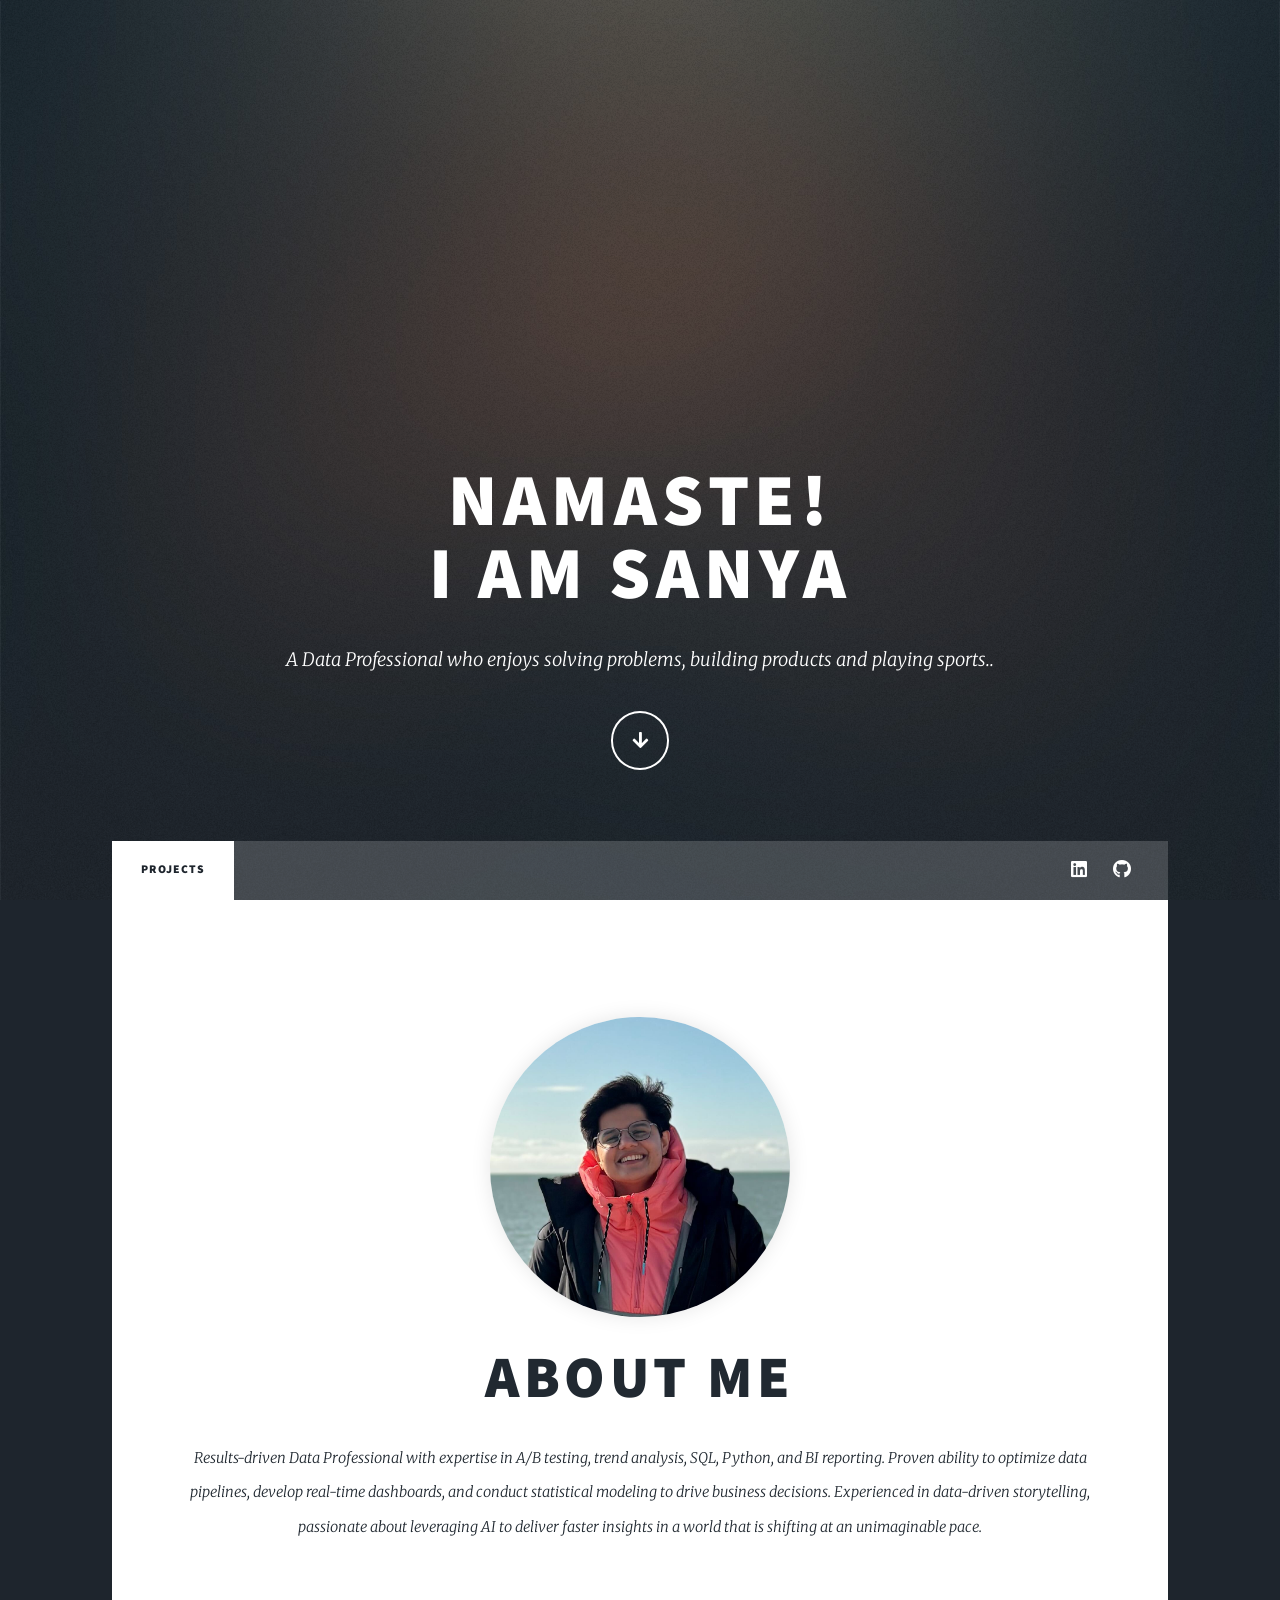
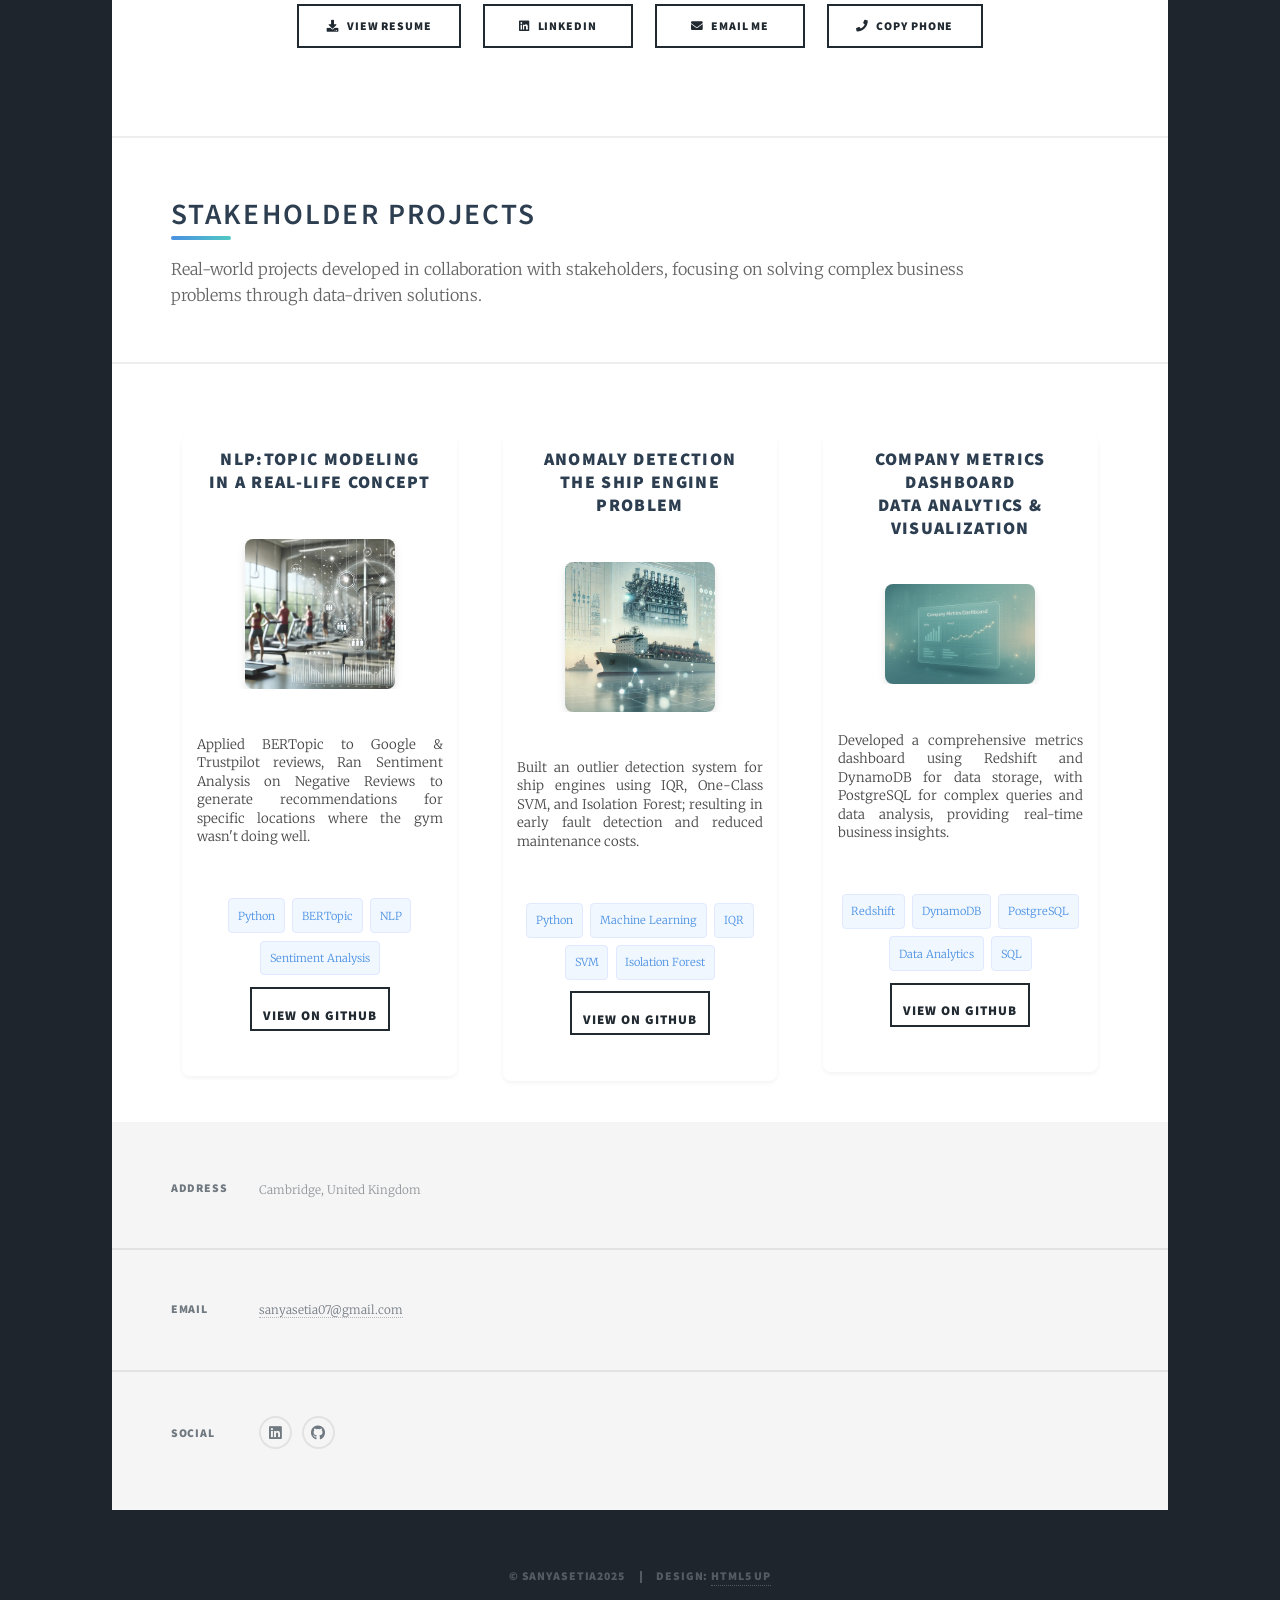
<file: index.html>
<!DOCTYPE HTML>
<!--
	Massively by HTML5 UP
	html5up.net | @ajlkn
	Free for personal and commercial use under the CCA 3.0 license (html5up.net/license)
-->
<html>
	<head>
		<title>Sanya Setia</title>
		<meta charset="utf-8" />
		<meta name="viewport" content="width=device-width, initial-scale=1, user-scalable=no" />
		<link rel="stylesheet" href="assets/css/main.css" />
		<noscript><link rel="stylesheet" href="assets/css/noscript.css" /></noscript>
		<style>
			.circular-image {
				border-radius: 50%;
				width: 300px;
				height: 300px;
				object-fit: cover;
				margin: 2em auto;
				display: block;
				box-shadow: 0 0 20px rgba(0,0,0,0.1);
			}
			.profile-image-container {
				text-align: center;
				margin: 2em 0;
			}
			.project-thumbnail {
				width: 100%;
				max-width: 150px;
				height: auto;
				border-radius: 8px;
				box-shadow: 0 4px 8px rgba(0,0,0,0.1);
				transition: transform 0.3s ease, box-shadow 0.3s ease;
				margin: 0 auto;
				display: block;
			}
			.project-thumbnail:hover {
				transform: scale(1.02);
				box-shadow: 0 6px 12px rgba(0,0,0,0.15);
			}
			.project-card {
				padding: 1em;
				background: #ffffff;
				border-radius: 8px;
				box-shadow: 0 2px 4px rgba(0,0,0,0.05);
				margin: 0.8em;
				text-align: center;
				height: 100%;
				display: flex;
				flex-direction: column;
				flex: 1 1 250px;
				max-width: 280px;
				transition: all 0.3s ease;
				position: relative;
				overflow: hidden;
			}
			.project-card:hover {
				transform: translateY(-5px);
				box-shadow: 0 8px 20px rgba(0,0,0,0.1);
			}
			.project-card:before {
				content: '';
				position: absolute;
				top: 0;
				left: 0;
				width: 100%;
				height: 4px;
				background: linear-gradient(90deg, #4a90e2, #50c9c3);
				transform: scaleX(0);
				transform-origin: left;
				transition: transform 0.3s ease;
			}
			.project-card:hover:before {
				transform: scaleX(1);
			}
			.section-header {
				text-align: left;
				margin: 2em 0 1em 2em;
				padding: 0;
				position: relative;
			}
			.section-header h2 {
				font-size: 2em;
				margin-bottom: 0.5em;
				color: #2c3e50;
				position: relative;
				display: inline-block;
				font-weight: 600;
			}
			.section-header h2:after {
				content: '';
				position: absolute;
				left: 0;
				bottom: -0.2em;
				width: 60px;
				height: 4px;
				background: linear-gradient(90deg, #4a90e2, #50c9c3);
				border-radius: 2px;
				transform-origin: left;
				animation: underlineGrow 0.5s ease forwards;
			}
			@keyframes underlineGrow {
				from { transform: scaleX(0); }
				to { transform: scaleX(1); }
			}
			.section-description {
				font-size: 1.1em;
				color: #555;
				margin: 0.5em 0 1.5em 0;
				max-width: 800px;
				line-height: 1.6;
				opacity: 0.9;
			}
			.projects-grid {
				display: flex;
				flex-wrap: wrap;
				justify-content: flex-start;
				gap: 1.5em;
				padding: 0 2em;
				margin-top: 0;
			}
			.project-content {
				flex-grow: 1;
				display: flex;
				flex-direction: column;
				justify-content: space-between;
			}
			.project-description {
				margin: 0.8em 0;
				font-size: 0.9em;
				line-height: 1.4;
				color: #444;
			}
			.project-card header h2 {
				font-size: 1.2em;
				margin-bottom: 0.4em;
				color: #2c3e50;
			}
			.project-card .button {
				padding: 0.5em 1em;
				font-size: 0.9em;
				background: none;
				color: inherit;
				border-radius: 0;
				transition: all 0.3s ease;
			}
			.project-card .button:hover {
				background: none;
				transform: translateY(-2px);
			}
			.tech-stack {
				display: flex;
				flex-wrap: wrap;
				justify-content: center;
				gap: 0.5em;
				margin: 0.8em 0;
			}
			.tech-tag {
				background: #f0f7ff;
				padding: 0.3em 0.8em;
				border-radius: 4px;
				font-size: 0.75em;
				color: #4a90e2;
				border: 1px solid #e0e9ff;
				transition: all 0.2s ease;
			}
			.tech-tag:hover {
				background: #e0e9ff;
				transform: translateY(-1px);
			}
			.button-container {
				display: flex;
				justify-content: center;
				gap: 1.5em;
				margin: 2em 0;
			}
			.button-container .button {
				min-width: 150px;
				text-align: center;
			}
		</style>
	</head>
	<body class="is-preload">

		<!-- Wrapper -->
			<div id="wrapper" class="fade-in">

				<!-- Intro -->
					<div id="intro">
						<h1>Namaste!<br />
						I am Sanya</h1>
						<p>A Data Professional who enjoys solving problems, building products and playing sports.</a>.</p>
						<ul class="actions">
							<li><a href="#header" class="button icon solid solo fa-arrow-down scrolly">Continue</a></li>
						</ul>
					</div>

				<!-- Header -->
					<header id="header">
						<a href="index.html" class="logo">Home</a>
					</header>

				<!-- Nav -->
					<nav id="nav">
						<ul class="links">
							<li class="active"><a href="index.html">Projects</a></li>
						</ul>
						<ul class="icons">
							<li><a href="https://www.linkedin.com/in/sanya-setia/" class="icon brands fa-linkedin"><span class="label">Linkedin</span></a></li>
							<li><a href="https://github.com/sanya-setia" class="icon brands fa-github"><span class="label">GitHub</span></a></li>
						</ul>
					</nav>

				<!-- Main -->
					<div id="main">

						<!-- Featured Post -->
							<article class="post featured">
								<div class="profile-image-container">
									<img src="images/pic01.jpg" alt="Sanya's profile picture" class="circular-image" />
								</div>
								<header class="major">
									<h2><a href="#">About Me<br />
									</a></h2>
									<p>Results-driven Data Professional with expertise in A/B testing, trend analysis, SQL, Python, and BI reporting. Proven ability to optimize data pipelines, develop real-time dashboards, and conduct statistical modeling to drive business decisions. Experienced in data-driven storytelling, passionate about leveraging AI to deliver faster insights in a world that is shifting at an unimaginable pace.</p>
								</header>
								<div class="button-container">
									<a href="assets/resume/Sanya_Setia_Resume.pdf" class="button icon solid fa-download" target="_blank">View Resume</a>
									<a href="https://www.linkedin.com/in/sanya-setia/" class="button icon brands fa-linkedin" target="_blank">LinkedIn</a>
									<a href="mailto:sanyasetia07@gmail.com" class="button icon solid fa-envelope">Email Me</a>
									<button onclick="copyPhoneNumber()" class="button icon solid fa-phone" title="Click to copy phone number">Copy Phone</button>
								</div>
								<script>
									function copyPhoneNumber() {
										const phoneNumber = '+447826988866';
										navigator.clipboard.writeText(phoneNumber).then(() => {
											const button = document.querySelector('button[title="Click to copy phone number"]');
											const originalText = button.innerHTML;
											button.innerHTML = 'Copied!';
											setTimeout(() => {
												button.innerHTML = originalText;
											}, 2000);
										});
									}
								</script>
							</article>

						<!-- Posts -->
							<div class="section-header">
								<h2>Stakeholder Projects</h2>
								<div class="section-description">
									Real-world projects developed in collaboration with stakeholders, focusing on solving complex business problems through data-driven solutions.
								</div>
							</div>
							<section id="projects" class="projects-grid">
								<article class="project-card">
									<div class="project-content">
										<header>
											<h2><a href="#">NLP:Topic Modeling <br />
											In a real-life concept</a></h2>
										</header>
										<a href="#" class="image fit"><img src="images/pic02.jpg" alt="NLP Topic Modeling Project" class="project-thumbnail" /></a>
										<div class="project-description">
											<p>Applied BERTopic to Google & Trustpilot reviews, Ran Sentiment Analysis on Negative Reviews to generate recommendations for specific locations where the gym wasn't doing well.</p>
										</div>
										<div class="tech-stack">
											<span class="tech-tag">Python</span>
											<span class="tech-tag">BERTopic</span>
											<span class="tech-tag">NLP</span>
											<span class="tech-tag">Sentiment Analysis</span>
										</div>
										<ul class="actions special">
											<li><a href="https://github.com/sanya-setia/topic-project" class="button">View on GitHub</a></li>
										</ul>
									</div>
								</article>
								<article class="project-card">
									<div class="project-content">
										<header>
											<h2><a href="#">Anomaly Detection<br />
											The Ship Engine Problem</a></h2>
										</header>
										<a href="#" class="image fit"><img src="images/pic03.jpg" alt="Anomaly Detection Project" class="project-thumbnail" /></a>
										<div class="project-description">
											<p>Built an outlier detection system for ship engines using IQR, One-Class SVM, and Isolation Forest; resulting in early fault detection and reduced maintenance costs.</p>
										</div>
										<div class="tech-stack">
											<span class="tech-tag">Python</span>
											<span class="tech-tag">Machine Learning</span>
											<span class="tech-tag">IQR</span>
											<span class="tech-tag">SVM</span>
											<span class="tech-tag">Isolation Forest</span>
										</div>
										<ul class="actions special">
											<li><a href="https://github.com/sanya-setia" class="button">View on GitHub</a></li>
										</ul>
									</div>
								</article>
								<article class="project-card">
									<div class="project-content">
										<header>
											<h2><a href="#">Company Metrics Dashboard<br />
											Data Analytics & Visualization</a></h2>
										</header>
										<a href="#" class="image fit"><img src="images/company-metrics-dashboard.png" alt="Company Metrics Dashboard showing KPIs and trends" class="project-thumbnail" /></a>
										<div class="project-description">
											<p>Developed a comprehensive metrics dashboard using Redshift and DynamoDB for data storage, with PostgreSQL for complex queries and data analysis, providing real-time business insights.</p>
										</div>
										<div class="tech-stack">
											<span class="tech-tag">Redshift</span>
											<span class="tech-tag">DynamoDB</span>
											<span class="tech-tag">PostgreSQL</span>
											<span class="tech-tag">Data Analytics</span>
											<span class="tech-tag">SQL</span>
										</div>
										<ul class="actions special">
											<li><a href="https://github.com/sanya-setia/company-metrics-dashboard" class="button" target="_blank">View on GitHub</a></li>
										</ul>
									</div>
								</article>
							</section>

						<!-- Footer -->


					</div>

				<!-- Footer -->
					<footer id="footer">
						<section class="split contact">
							<section class="alt">
								<h3>Address</h3>
								<p>Cambridge, United Kingdom</p>
							</section>
							<section>
								<h3>Email</h3>
								<p><a href="#">sanyasetia07@gmail.com</a></p>
							</section>
							<section>
								<h3>Social</h3>
								<ul class="icons alt">
									<li><a href="https://www.linkedin.com/in/sanya-setia/" class="icon brands alt fa-linkedin"><span class="label">Linkedin</span></a></li>
									<li><a href="https://github.com/sanya-setia" class="icon brands alt fa-github"><span class="label">GitHub</span></a></li>
								</ul>
							</section>
						</section>
					</footer>

				<!-- Copyright -->
					<div id="copyright">
						<ul><li>&copy; sanyasetia2025</li><li>Design: <a href="https://html5up.net">HTML5 UP</a></li></ul>
					</div>

			</div>

		<!-- Scripts -->
			<script src="assets/js/jquery.min.js"></script>
			<script src="assets/js/jquery.scrollex.min.js"></script>
			<script src="assets/js/jquery.scrolly.min.js"></script>
			<script src="assets/js/browser.min.js"></script>
			<script src="assets/js/breakpoints.min.js"></script>
			<script src="assets/js/util.js"></script>
			<script src="assets/js/main.js"></script>

	</body>
</html>
</file>
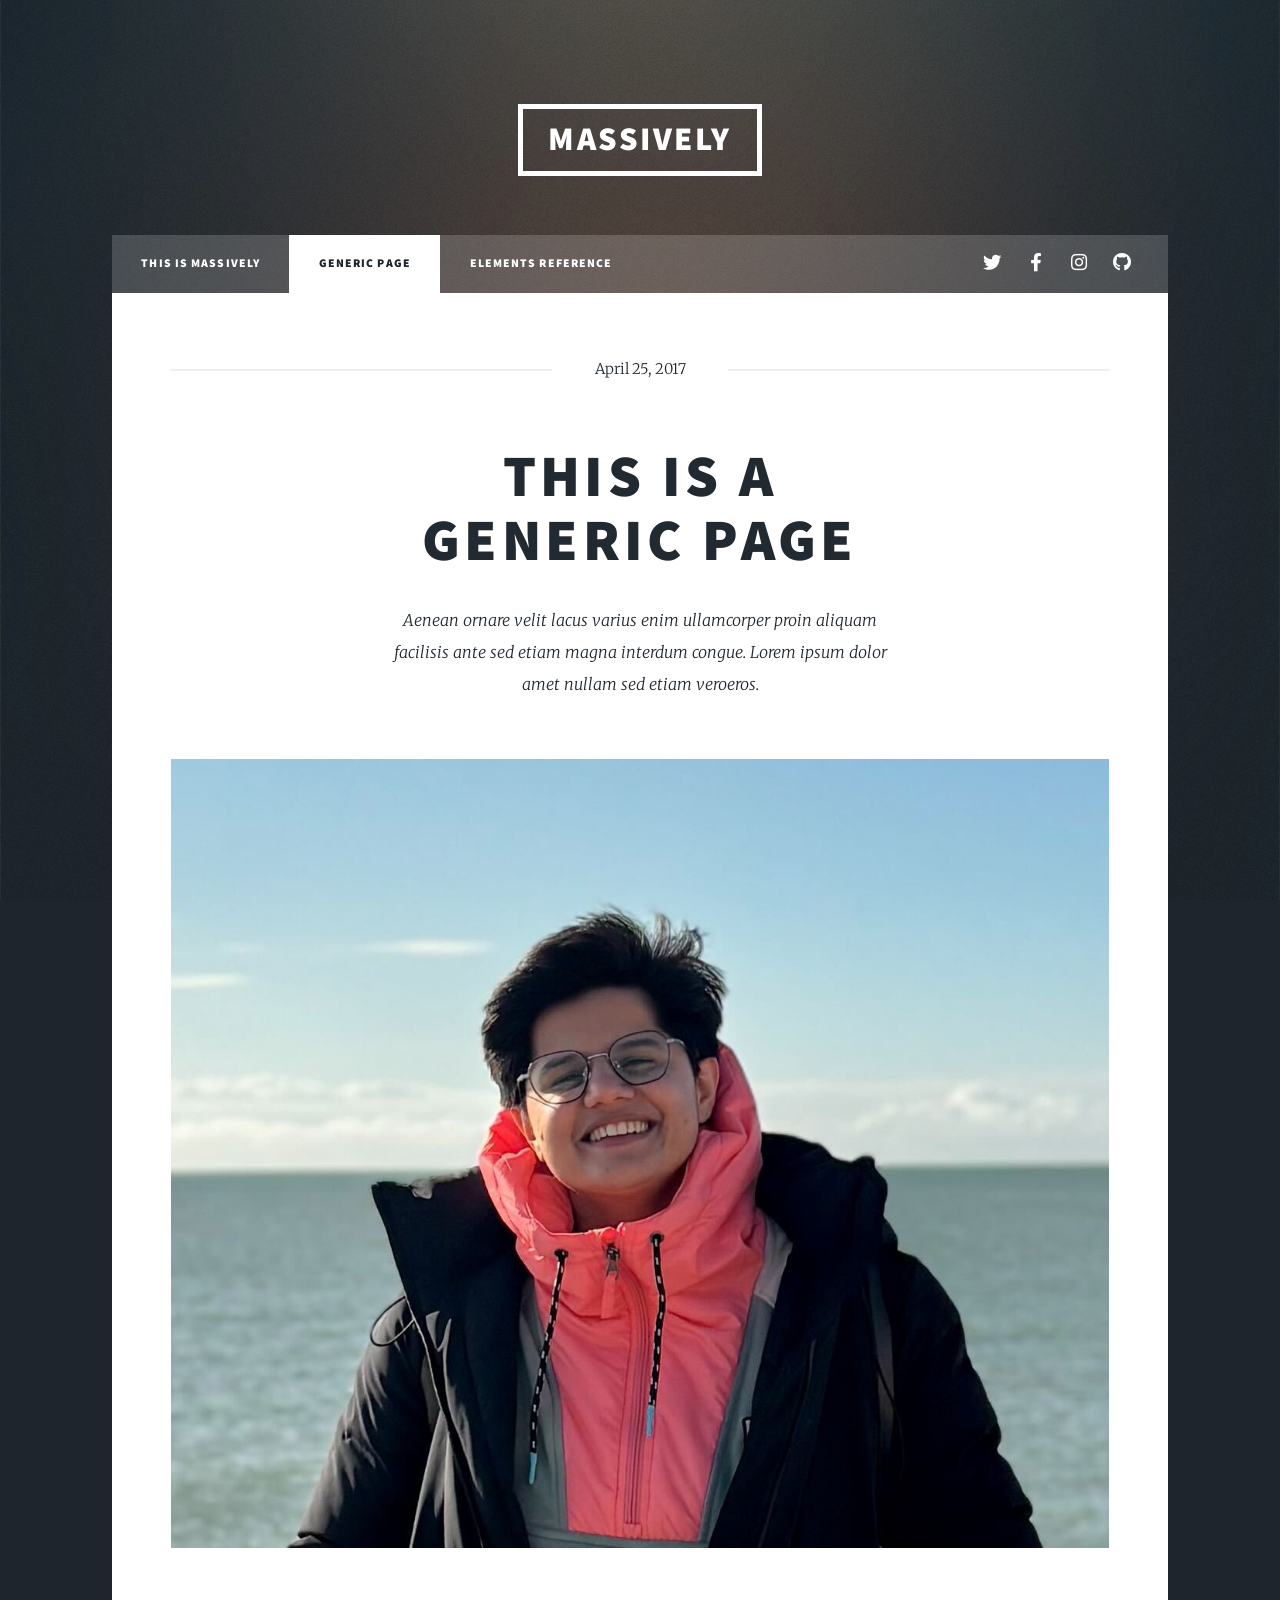
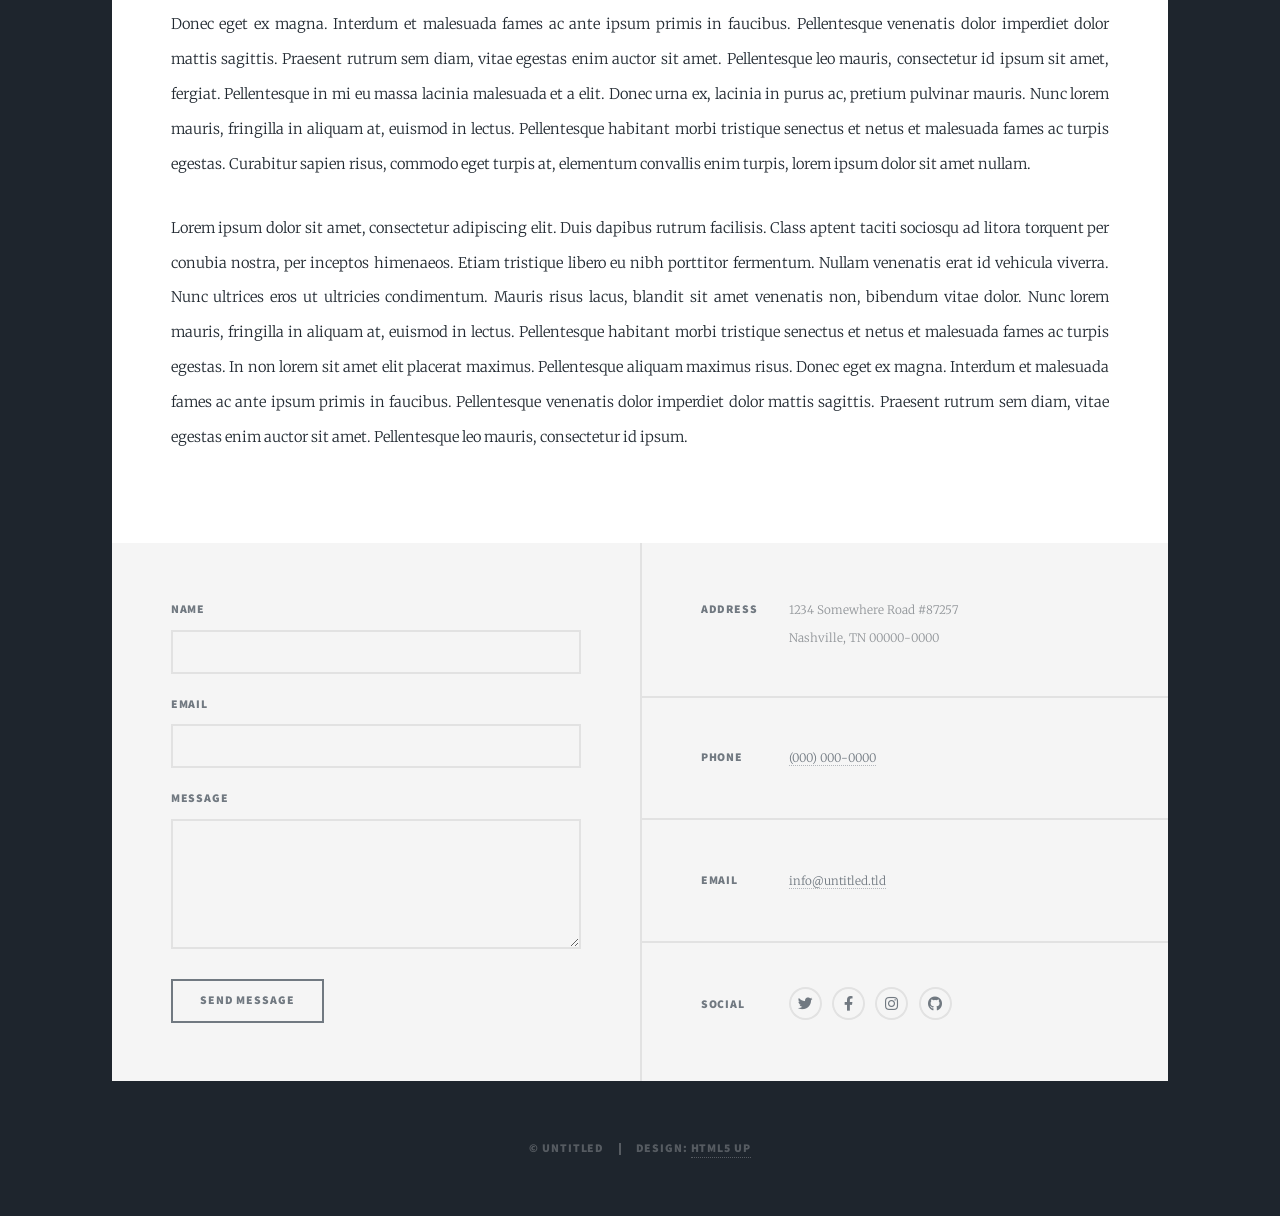
<file: generic copy.html>
<!DOCTYPE HTML>
<!--
	Massively by HTML5 UP
	html5up.net | @ajlkn
	Free for personal and commercial use under the CCA 3.0 license (html5up.net/license)
-->
<html>
	<head>
		<title>Generic Page - Massively by HTML5 UP</title>
		<meta charset="utf-8" />
		<meta name="viewport" content="width=device-width, initial-scale=1, user-scalable=no" />
		<link rel="stylesheet" href="assets/css/main.css" />
		<noscript><link rel="stylesheet" href="assets/css/noscript.css" /></noscript>
	</head>
	<body class="is-preload">

		<!-- Wrapper -->
			<div id="wrapper">

				<!-- Header -->
					<header id="header">
						<a href="index.html" class="logo">Massively</a>
					</header>

				<!-- Nav -->
					<nav id="nav">
						<ul class="links">
							<li><a href="index.html">This is Massively</a></li>
							<li class="active"><a href="generic.html">Generic Page</a></li>
							<li><a href="elements.html">Elements Reference</a></li>
						</ul>
						<ul class="icons">
							<li><a href="#" class="icon brands fa-twitter"><span class="label">Twitter</span></a></li>
							<li><a href="#" class="icon brands fa-facebook-f"><span class="label">Facebook</span></a></li>
							<li><a href="#" class="icon brands fa-instagram"><span class="label">Instagram</span></a></li>
							<li><a href="#" class="icon brands fa-github"><span class="label">GitHub</span></a></li>
						</ul>
					</nav>

				<!-- Main -->
					<div id="main">

						<!-- Post -->
							<section class="post">
								<header class="major">
									<span class="date">April 25, 2017</span>
									<h1>This is a<br />
									Generic Page</h1>
									<p>Aenean ornare velit lacus varius enim ullamcorper proin aliquam<br />
									facilisis ante sed etiam magna interdum congue. Lorem ipsum dolor<br />
									amet nullam sed etiam veroeros.</p>
								</header>
								<div class="image main"><img src="images/pic01.jpg" alt="" /></div>
								<p>Donec eget ex magna. Interdum et malesuada fames ac ante ipsum primis in faucibus. Pellentesque venenatis dolor imperdiet dolor mattis sagittis. Praesent rutrum sem diam, vitae egestas enim auctor sit amet. Pellentesque leo mauris, consectetur id ipsum sit amet, fergiat. Pellentesque in mi eu massa lacinia malesuada et a elit. Donec urna ex, lacinia in purus ac, pretium pulvinar mauris. Nunc lorem mauris, fringilla in aliquam at, euismod in lectus. Pellentesque habitant morbi tristique senectus et netus et malesuada fames ac turpis egestas. Curabitur sapien risus, commodo eget turpis at, elementum convallis enim turpis, lorem ipsum dolor sit amet nullam.</p>
								<p>Lorem ipsum dolor sit amet, consectetur adipiscing elit. Duis dapibus rutrum facilisis. Class aptent taciti sociosqu ad litora torquent per conubia nostra, per inceptos himenaeos. Etiam tristique libero eu nibh porttitor fermentum. Nullam venenatis erat id vehicula viverra. Nunc ultrices eros ut ultricies condimentum. Mauris risus lacus, blandit sit amet venenatis non, bibendum vitae dolor. Nunc lorem mauris, fringilla in aliquam at, euismod in lectus. Pellentesque habitant morbi tristique senectus et netus et malesuada fames ac turpis egestas. In non lorem sit amet elit placerat maximus. Pellentesque aliquam maximus risus. Donec eget ex magna. Interdum et malesuada fames ac ante ipsum primis in faucibus. Pellentesque venenatis dolor imperdiet dolor mattis sagittis. Praesent rutrum sem diam, vitae egestas enim auctor sit amet. Pellentesque leo mauris, consectetur id ipsum.</p>
							</section>

					</div>

				<!-- Footer -->
					<footer id="footer">
						<section>
							<form method="post" action="#">
								<div class="fields">
									<div class="field">
										<label for="name">Name</label>
										<input type="text" name="name" id="name" />
									</div>
									<div class="field">
										<label for="email">Email</label>
										<input type="text" name="email" id="email" />
									</div>
									<div class="field">
										<label for="message">Message</label>
										<textarea name="message" id="message" rows="3"></textarea>
									</div>
								</div>
								<ul class="actions">
									<li><input type="submit" value="Send Message" /></li>
								</ul>
							</form>
						</section>
						<section class="split contact">
							<section class="alt">
								<h3>Address</h3>
								<p>1234 Somewhere Road #87257<br />
								Nashville, TN 00000-0000</p>
							</section>
							<section>
								<h3>Phone</h3>
								<p><a href="#">(000) 000-0000</a></p>
							</section>
							<section>
								<h3>Email</h3>
								<p><a href="#">info@untitled.tld</a></p>
							</section>
							<section>
								<h3>Social</h3>
								<ul class="icons alt">
									<li><a href="#" class="icon brands alt fa-twitter"><span class="label">Twitter</span></a></li>
									<li><a href="#" class="icon brands alt fa-facebook-f"><span class="label">Facebook</span></a></li>
									<li><a href="#" class="icon brands alt fa-instagram"><span class="label">Instagram</span></a></li>
									<li><a href="#" class="icon brands alt fa-github"><span class="label">GitHub</span></a></li>
								</ul>
							</section>
						</section>
					</footer>

				<!-- Copyright -->
					<div id="copyright">
						<ul><li>&copy; Untitled</li><li>Design: <a href="https://html5up.net">HTML5 UP</a></li></ul>
					</div>

			</div>

		<!-- Scripts -->
			<script src="assets/js/jquery.min.js"></script>
			<script src="assets/js/jquery.scrollex.min.js"></script>
			<script src="assets/js/jquery.scrolly.min.js"></script>
			<script src="assets/js/browser.min.js"></script>
			<script src="assets/js/breakpoints.min.js"></script>
			<script src="assets/js/util.js"></script>
			<script src="assets/js/main.js"></script>

	</body>
</html>
</file>
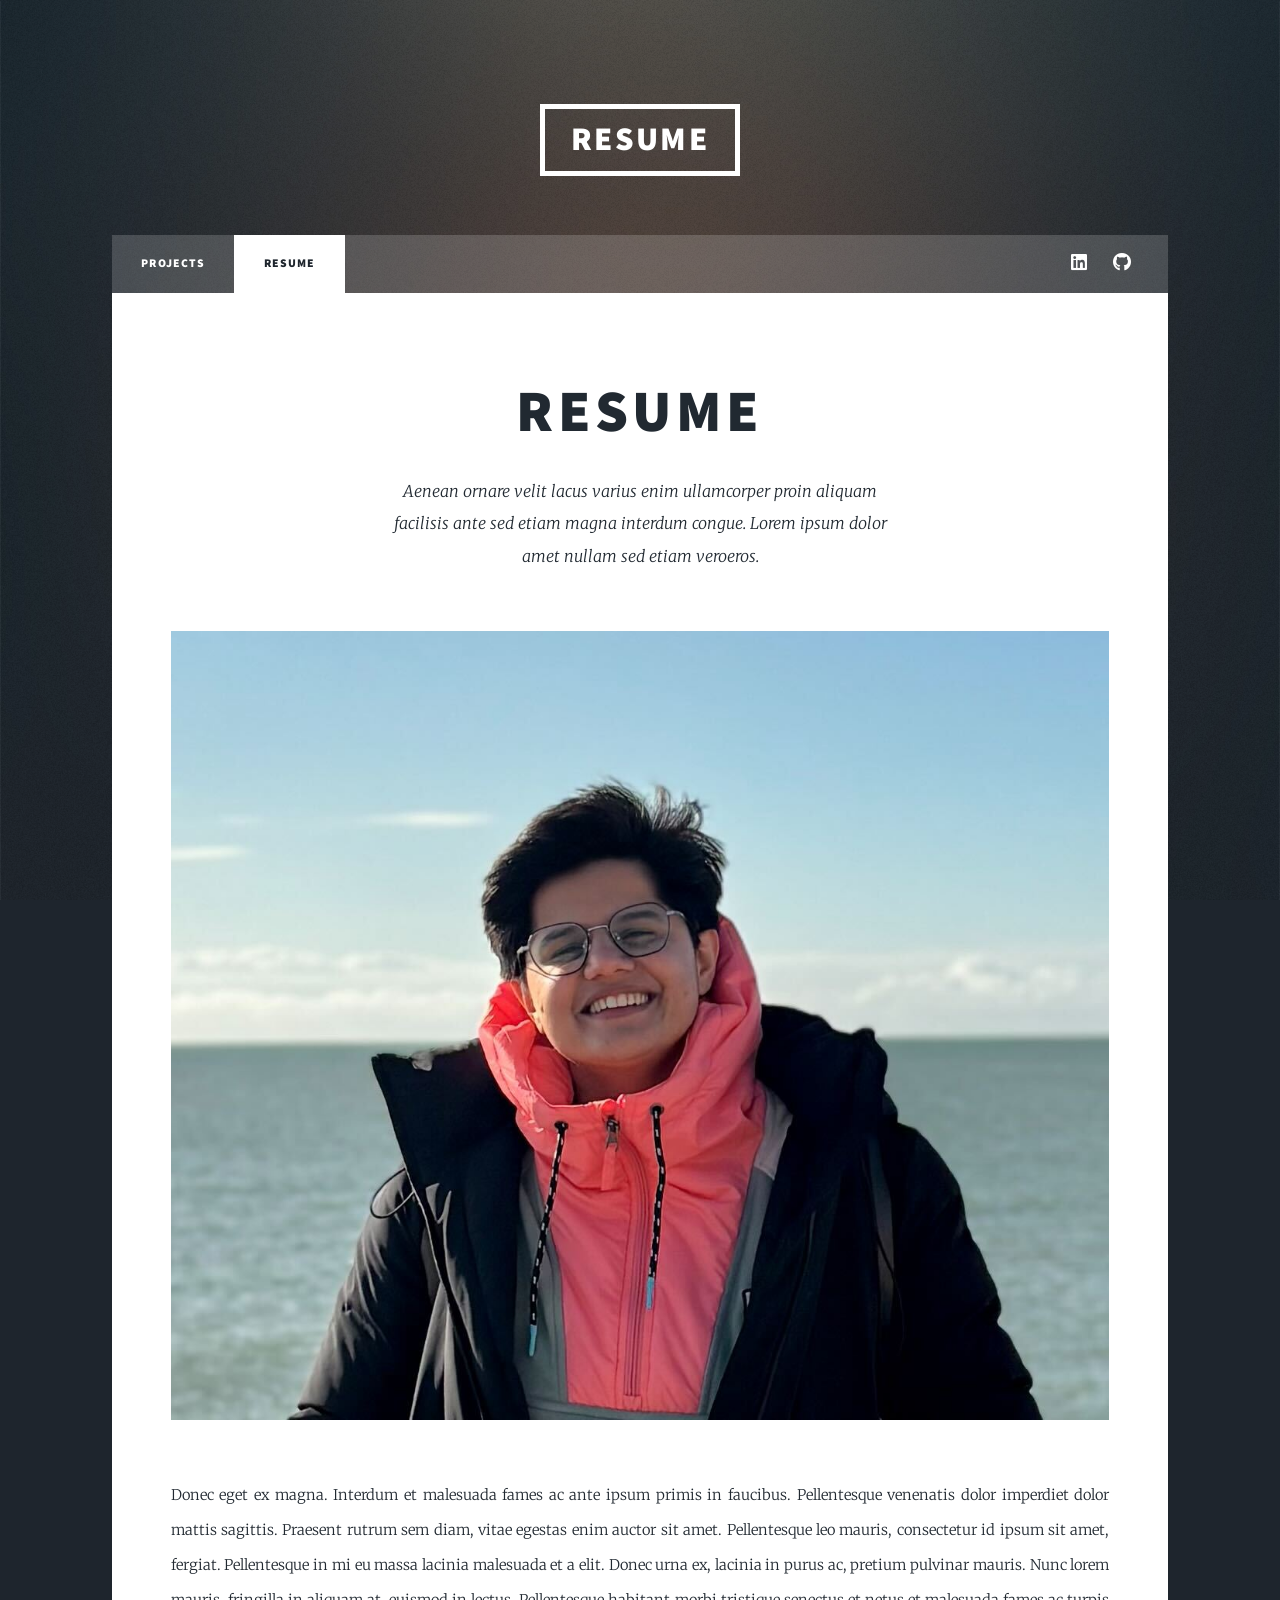
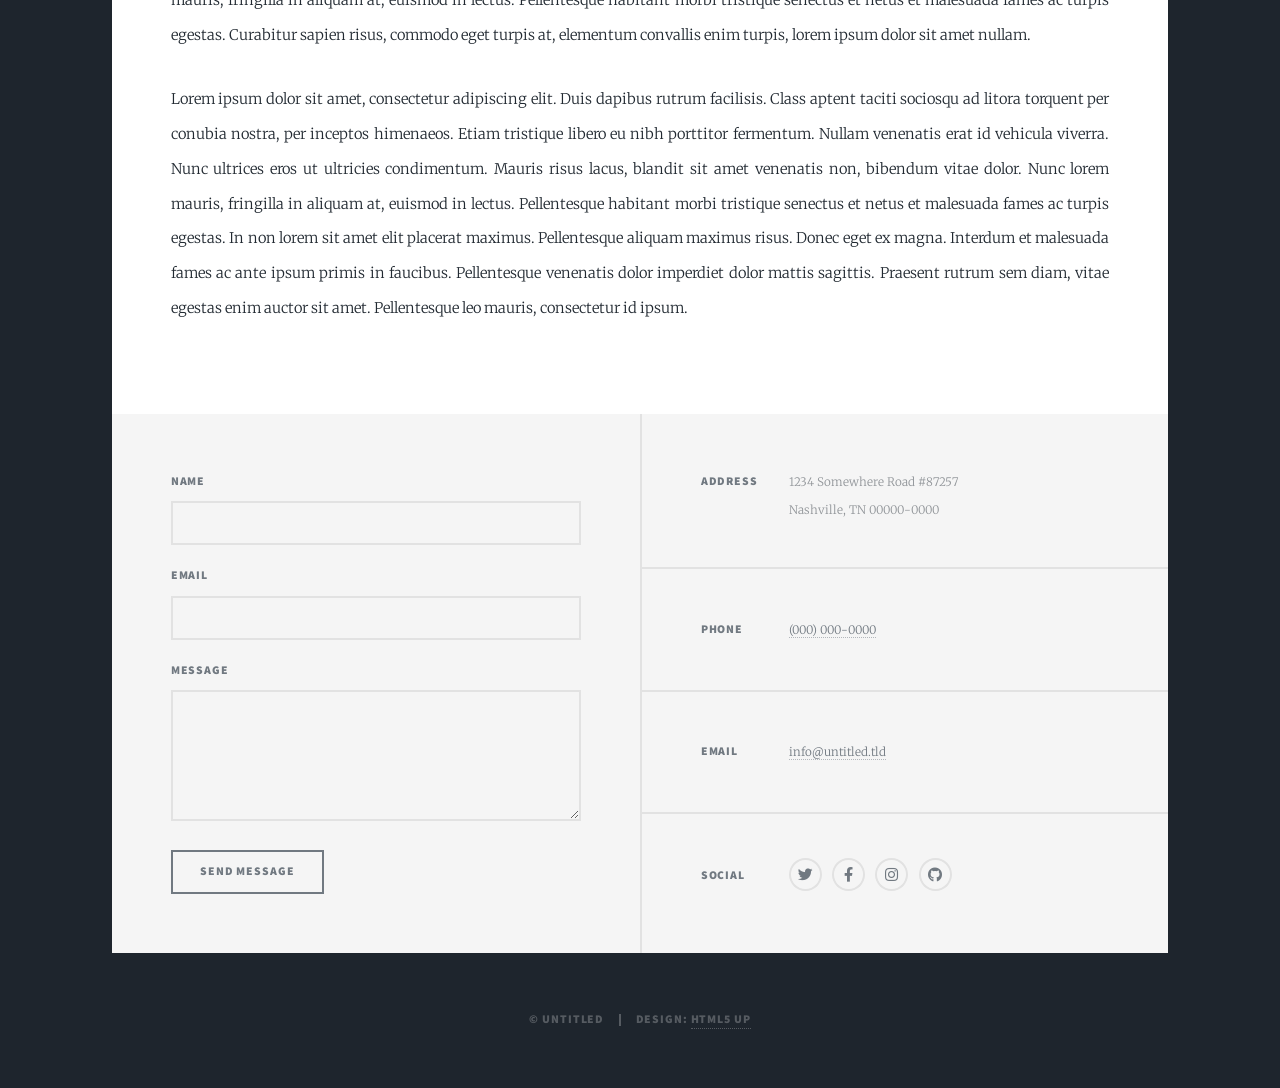
<file: generic.html>
<!DOCTYPE HTML>
<!--
	Massively by HTML5 UP
	html5up.net | @ajlkn
	Free for personal and commercial use under the CCA 3.0 license (html5up.net/license)
-->
<html>
	<head>
		<title>Generic Page - Massively by HTML5 UP</title>
		<meta charset="utf-8" />
		<meta name="viewport" content="width=device-width, initial-scale=1, user-scalable=no" />
		<link rel="stylesheet" href="assets/css/main.css" />
		<noscript><link rel="stylesheet" href="assets/css/noscript.css" /></noscript>
	</head>
	<body class="is-preload">

		<!-- Wrapper -->
			<div id="wrapper">

				<!-- Header -->
					<header id="header">
						<a href="generic.html" class="logo">Resume</a>
					</header>

				<!-- Nav -->
					<nav id="nav">
						<ul class="links">
							<li><a href="index.html">Projects</a></li>
							<li class="active"><a href="generic.html">Resume</a></li>
						</ul>
						<ul class="icons">
							<li><a href="#" class="icon brands fa-linkedin"><span class="label">Linkedin</span></a></li>
							<li><a href="#" class="icon brands fa-github"><span class="label">GitHub</span></a></li>
						</ul>
					</nav>

				<!-- Main -->
					<div id="main">

						<!-- Post -->
							<section class="post">
								<header class="major">
									<h1>Resume<br /></h1>
									<p>Aenean ornare velit lacus varius enim ullamcorper proin aliquam<br />
									facilisis ante sed etiam magna interdum congue. Lorem ipsum dolor<br />
									amet nullam sed etiam veroeros.</p>
								</header>
								<div class="image main"><img src="images/pic01.jpg" alt="" /></div>
								<p>Donec eget ex magna. Interdum et malesuada fames ac ante ipsum primis in faucibus. Pellentesque venenatis dolor imperdiet dolor mattis sagittis. Praesent rutrum sem diam, vitae egestas enim auctor sit amet. Pellentesque leo mauris, consectetur id ipsum sit amet, fergiat. Pellentesque in mi eu massa lacinia malesuada et a elit. Donec urna ex, lacinia in purus ac, pretium pulvinar mauris. Nunc lorem mauris, fringilla in aliquam at, euismod in lectus. Pellentesque habitant morbi tristique senectus et netus et malesuada fames ac turpis egestas. Curabitur sapien risus, commodo eget turpis at, elementum convallis enim turpis, lorem ipsum dolor sit amet nullam.</p>
								<p>Lorem ipsum dolor sit amet, consectetur adipiscing elit. Duis dapibus rutrum facilisis. Class aptent taciti sociosqu ad litora torquent per conubia nostra, per inceptos himenaeos. Etiam tristique libero eu nibh porttitor fermentum. Nullam venenatis erat id vehicula viverra. Nunc ultrices eros ut ultricies condimentum. Mauris risus lacus, blandit sit amet venenatis non, bibendum vitae dolor. Nunc lorem mauris, fringilla in aliquam at, euismod in lectus. Pellentesque habitant morbi tristique senectus et netus et malesuada fames ac turpis egestas. In non lorem sit amet elit placerat maximus. Pellentesque aliquam maximus risus. Donec eget ex magna. Interdum et malesuada fames ac ante ipsum primis in faucibus. Pellentesque venenatis dolor imperdiet dolor mattis sagittis. Praesent rutrum sem diam, vitae egestas enim auctor sit amet. Pellentesque leo mauris, consectetur id ipsum.</p>
							</section>

					</div>

				<!-- Footer -->
					<footer id="footer">
						<section>
							<form method="post" action="#">
								<div class="fields">
									<div class="field">
										<label for="name">Name</label>
										<input type="text" name="name" id="name" />
									</div>
									<div class="field">
										<label for="email">Email</label>
										<input type="text" name="email" id="email" />
									</div>
									<div class="field">
										<label for="message">Message</label>
										<textarea name="message" id="message" rows="3"></textarea>
									</div>
								</div>
								<ul class="actions">
									<li><input type="submit" value="Send Message" /></li>
								</ul>
							</form>
						</section>
						<section class="split contact">
							<section class="alt">
								<h3>Address</h3>
								<p>1234 Somewhere Road #87257<br />
								Nashville, TN 00000-0000</p>
							</section>
							<section>
								<h3>Phone</h3>
								<p><a href="#">(000) 000-0000</a></p>
							</section>
							<section>
								<h3>Email</h3>
								<p><a href="#">info@untitled.tld</a></p>
							</section>
							<section>
								<h3>Social</h3>
								<ul class="icons alt">
									<li><a href="#" class="icon brands alt fa-twitter"><span class="label">Twitter</span></a></li>
									<li><a href="#" class="icon brands alt fa-facebook-f"><span class="label">Facebook</span></a></li>
									<li><a href="#" class="icon brands alt fa-instagram"><span class="label">Instagram</span></a></li>
									<li><a href="#" class="icon brands alt fa-github"><span class="label">GitHub</span></a></li>
								</ul>
							</section>
						</section>
					</footer>

				<!-- Copyright -->
					<div id="copyright">
						<ul><li>&copy; Untitled</li><li>Design: <a href="https://html5up.net">HTML5 UP</a></li></ul>
					</div>

			</div>

		<!-- Scripts -->
			<script src="assets/js/jquery.min.js"></script>
			<script src="assets/js/jquery.scrollex.min.js"></script>
			<script src="assets/js/jquery.scrolly.min.js"></script>
			<script src="assets/js/browser.min.js"></script>
			<script src="assets/js/breakpoints.min.js"></script>
			<script src="assets/js/util.js"></script>
			<script src="assets/js/main.js"></script>

	</body>
</html>
</file>
<file: assets/css/main.css>
@import url(fontawesome-all.min.css);
@import url("https://fonts.googleapis.com/css?family=Merriweather:300,700,300italic,700italic|Source+Sans+Pro:900");

/*
	Massively by HTML5 UP
	html5up.net | @ajlkn
	Free for personal and commercial use under the CCA 3.0 license (html5up.net/license)
*/

html, body, div, span, applet, object,
iframe, h1, h2, h3, h4, h5, h6, p, blockquote,
pre, a, abbr, acronym, address, big, cite,
code, del, dfn, em, img, ins, kbd, q, s, samp,
small, strike, strong, sub, sup, tt, var, b,
u, i, center, dl, dt, dd, ol, ul, li, fieldset,
form, label, legend, table, caption, tbody,
tfoot, thead, tr, th, td, article, aside,
canvas, details, embed, figure, figcaption,
footer, header, hgroup, menu, nav, output, ruby,
section, summary, time, mark, audio, video {
	margin: 0;
	padding: 0;
	border: 0;
	font-size: 100%;
	font: inherit;
	vertical-align: baseline;}

article, aside, details, figcaption, figure,
footer, header, hgroup, menu, nav, section {
	display: block;}

body {
	line-height: 1;
}

ol, ul {
	list-style: none;
}

blockquote, q {
	quotes: none;
}

	blockquote:before, blockquote:after, q:before, q:after {
		content: '';
		content: none;
	}

table {
	border-collapse: collapse;
	border-spacing: 0;
}

body {
	-webkit-text-size-adjust: none;
}

mark {
	background-color: transparent;
	color: inherit;
}

input::-moz-focus-inner {
	border: 0;
	padding: 0;
}

input, select, textarea {
	-moz-appearance: none;
	-webkit-appearance: none;
	-ms-appearance: none;
	appearance: none;
}

/* Basic */

	@-ms-viewport {
		width: device-width;
	}

	body {
		-ms-overflow-style: scrollbar;
	}

	@media screen and (max-width: 480px) {

		html, body {
			min-width: 320px;
		}

	}

	html {
		box-sizing: border-box;
	}

	*, *:before, *:after {
		box-sizing: inherit;
	}

	body {
		background-color: #1e252d;
	}

		body.is-preload *, body.is-preload *:before, body.is-preload *:after {
			-moz-animation: none !important;
			-webkit-animation: none !important;
			-ms-animation: none !important;
			animation: none !important;
			-moz-transition: none !important;
			-webkit-transition: none !important;
			-ms-transition: none !important;
			transition: none !important;
		}

/* Type */

	html {
		font-size: 16pt;
	}

		@media screen and (max-width: 1680px) {

			html {
				font-size: 12pt;
			}

		}

		@media screen and (max-width: 1280px) {

			html {
				font-size: 11pt;
			}

		}

		@media screen and (max-width: 360px) {

			html {
				font-size: 10pt;
			}

		}

	body {
		color: #212931;
	}

	body, input, select, textarea {
		font-family: "Merriweather", Georgia, serif;
		font-weight: 300;
		font-size: 1rem;
		line-height: 2.375;
	}

	a {
		-moz-transition: color 0.2s ease-in-out, background-color 0.2s ease-in-out, border-color 0.2s ease-in-out, box-shadow 0.2s ease-in-out;
		-webkit-transition: color 0.2s ease-in-out, background-color 0.2s ease-in-out, border-color 0.2s ease-in-out, box-shadow 0.2s ease-in-out;
		-ms-transition: color 0.2s ease-in-out, background-color 0.2s ease-in-out, border-color 0.2s ease-in-out, box-shadow 0.2s ease-in-out;
		transition: color 0.2s ease-in-out, background-color 0.2s ease-in-out, border-color 0.2s ease-in-out, box-shadow 0.2s ease-in-out;
		border-bottom: dotted 1px;
		text-decoration: none;
	}

		a:hover {
			border-bottom-color: transparent;
		}

	strong, b {
		font-weight: 600;
	}

	em, i {
		font-style: italic;
	}

	p {
		text-align: justify;
		margin: 0 0 2rem 0;
	}

	h1, h2, h3, h4, h5, h6 {
		font-family: "Source Sans Pro", Helvetica, sans-serif;
		font-weight: 900;
		line-height: 1.5;
		letter-spacing: 0.075em;
		text-transform: uppercase;
		margin: 0 0 1rem 0;
	}

		h1 a, h2 a, h3 a, h4 a, h5 a, h6 a {
			border-bottom: 0;
			color: inherit;
			text-decoration: none;
		}

	h1 {
		font-size: 4rem;
		line-height: 1.1;
		margin: 0 0 2rem 0;
	}

	h2 {
		font-size: 1.75rem;
		line-height: 1.3;
		margin: 0 0 1.5rem 0;
	}

	h3 {
		font-size: 1.25rem;
		margin: 0 0 1.5rem 0;
	}

	h4 {
		font-size: 1rem;
	}

	h5 {
		font-size: 0.9rem;
	}

	h6 {
		font-size: 0.8rem;
	}

	sub {
		font-size: 0.8rem;
		position: relative;
		top: 0.5rem;
	}

	sup {
		font-size: 0.8rem;
		position: relative;
		top: -0.5rem;
	}

	blockquote {
		border-left: solid 4px;
		font-style: italic;
		margin: 0 0 2rem 0;
		padding: 0.5rem 0 0.5rem 2rem;
	}

	code {
		border: solid 2px;
		font-family: "Courier New", monospace;
		font-size: 0.9rem;
		margin: 0 0.25rem;
		padding: 0.25rem 0.65rem;
	}

	pre {
		-webkit-overflow-scrolling: touch;
		font-family: "Courier New", monospace;
		font-size: 0.9rem;
		margin: 0 0 2rem 0;
	}

		pre code {
			display: block;
			line-height: 1.75;
			padding: 1rem 1.5rem;
			overflow-x: auto;
		}

	hr {
		border: 0;
		border-bottom: solid 2px;
		margin: 3rem 0;
	}

		hr.major {
			margin: 5rem 0;
		}

	.align-left {
		text-align: left;
	}

	.align-center {
		text-align: center;
	}

	.align-right {
		text-align: right;
	}

	input, select, textarea {
		color: #212931;
	}

	a {
		color: #212931;
		border-bottom-color: rgba(33, 41, 49, 0.5);
	}

		a:hover {
			border-bottom-color: transparent;
			color: #18bfef !important;
		}

	strong, b {
		color: #212931;
	}

	h1, h2, h3, h4, h5, h6 {
		color: #212931;
	}

	blockquote {
		border-left-color: #eeeeee;
	}

	code {
		background: rgba(220, 220, 220, 0.25);
		border-color: #eeeeee;
	}

	hr {
		border-bottom-color: #eeeeee;
	}

/* Row */

	.row {
		display: flex;
		flex-wrap: wrap;
		box-sizing: border-box;
		align-items: stretch;
	}

		.row > * {
			box-sizing: border-box;
		}

		.row.gtr-uniform > * > :last-child {
			margin-bottom: 0;
		}

		.row.aln-left {
			justify-content: flex-start;
		}

		.row.aln-center {
			justify-content: center;
		}

		.row.aln-right {
			justify-content: flex-end;
		}

		.row.aln-top {
			align-items: flex-start;
		}

		.row.aln-middle {
			align-items: center;
		}

		.row.aln-bottom {
			align-items: flex-end;
		}

		.row > .imp {
			order: -1;
		}

		.row > .col-1 {
			width: 8.33333%;
		}

		.row > .off-1 {
			margin-left: 8.33333%;
		}

		.row > .col-2 {
			width: 16.66667%;
		}

		.row > .off-2 {
			margin-left: 16.66667%;
		}

		.row > .col-3 {
			width: 25%;
		}

		.row > .off-3 {
			margin-left: 25%;
		}

		.row > .col-4 {
			width: 33.33333%;
		}

		.row > .off-4 {
			margin-left: 33.33333%;
		}

		.row > .col-5 {
			width: 41.66667%;
		}

		.row > .off-5 {
			margin-left: 41.66667%;
		}

		.row > .col-6 {
			width: 50%;
		}

		.row > .off-6 {
			margin-left: 50%;
		}

		.row > .col-7 {
			width: 58.33333%;
		}

		.row > .off-7 {
			margin-left: 58.33333%;
		}

		.row > .col-8 {
			width: 66.66667%;
		}

		.row > .off-8 {
			margin-left: 66.66667%;
		}

		.row > .col-9 {
			width: 75%;
		}

		.row > .off-9 {
			margin-left: 75%;
		}

		.row > .col-10 {
			width: 83.33333%;
		}

		.row > .off-10 {
			margin-left: 83.33333%;
		}

		.row > .col-11 {
			width: 91.66667%;
		}

		.row > .off-11 {
			margin-left: 91.66667%;
		}

		.row > .col-12 {
			width: 100%;
		}

		.row > .off-12 {
			margin-left: 100%;
		}

		.row.gtr-0 {
			margin-top: 0;
			margin-left: 0rem;
		}

			.row.gtr-0 > * {
				padding: 0 0 0 0rem;
			}

			.row.gtr-0.gtr-uniform {
				margin-top: 0rem;
			}

				.row.gtr-0.gtr-uniform > * {
					padding-top: 0rem;
				}

		.row.gtr-25 {
			margin-top: 0;
			margin-left: -0.375rem;
		}

			.row.gtr-25 > * {
				padding: 0 0 0 0.375rem;
			}

			.row.gtr-25.gtr-uniform {
				margin-top: -0.375rem;
			}

				.row.gtr-25.gtr-uniform > * {
					padding-top: 0.375rem;
				}

		.row.gtr-50 {
			margin-top: 0;
			margin-left: -0.75rem;
		}

			.row.gtr-50 > * {
				padding: 0 0 0 0.75rem;
			}

			.row.gtr-50.gtr-uniform {
				margin-top: -0.75rem;
			}

				.row.gtr-50.gtr-uniform > * {
					padding-top: 0.75rem;
				}

		.row {
			margin-top: 0;
			margin-left: -1.5rem;
		}

			.row > * {
				padding: 0 0 0 1.5rem;
			}

			.row.gtr-uniform {
				margin-top: -1.5rem;
			}

				.row.gtr-uniform > * {
					padding-top: 1.5rem;
				}

		.row.gtr-150 {
			margin-top: 0;
			margin-left: -2.25rem;
		}

			.row.gtr-150 > * {
				padding: 0 0 0 2.25rem;
			}

			.row.gtr-150.gtr-uniform {
				margin-top: -2.25rem;
			}

				.row.gtr-150.gtr-uniform > * {
					padding-top: 2.25rem;
				}

		.row.gtr-200 {
			margin-top: 0;
			margin-left: -3rem;
		}

			.row.gtr-200 > * {
				padding: 0 0 0 3rem;
			}

			.row.gtr-200.gtr-uniform {
				margin-top: -3rem;
			}

				.row.gtr-200.gtr-uniform > * {
					padding-top: 3rem;
				}

		@media screen and (max-width: 1680px) {

			.row {
				display: flex;
				flex-wrap: wrap;
				box-sizing: border-box;
				align-items: stretch;
			}

				.row > * {
					box-sizing: border-box;
				}

				.row.gtr-uniform > * > :last-child {
					margin-bottom: 0;
				}

				.row.aln-left {
					justify-content: flex-start;
				}

				.row.aln-center {
					justify-content: center;
				}

				.row.aln-right {
					justify-content: flex-end;
				}

				.row.aln-top {
					align-items: flex-start;
				}

				.row.aln-middle {
					align-items: center;
				}

				.row.aln-bottom {
					align-items: flex-end;
				}

				.row > .imp-xlarge {
					order: -1;
				}

				.row > .col-1-xlarge {
					width: 8.33333%;
				}

				.row > .off-1-xlarge {
					margin-left: 8.33333%;
				}

				.row > .col-2-xlarge {
					width: 16.66667%;
				}

				.row > .off-2-xlarge {
					margin-left: 16.66667%;
				}

				.row > .col-3-xlarge {
					width: 25%;
				}

				.row > .off-3-xlarge {
					margin-left: 25%;
				}

				.row > .col-4-xlarge {
					width: 33.33333%;
				}

				.row > .off-4-xlarge {
					margin-left: 33.33333%;
				}

				.row > .col-5-xlarge {
					width: 41.66667%;
				}

				.row > .off-5-xlarge {
					margin-left: 41.66667%;
				}

				.row > .col-6-xlarge {
					width: 50%;
				}

				.row > .off-6-xlarge {
					margin-left: 50%;
				}

				.row > .col-7-xlarge {
					width: 58.33333%;
				}

				.row > .off-7-xlarge {
					margin-left: 58.33333%;
				}

				.row > .col-8-xlarge {
					width: 66.66667%;
				}

				.row > .off-8-xlarge {
					margin-left: 66.66667%;
				}

				.row > .col-9-xlarge {
					width: 75%;
				}

				.row > .off-9-xlarge {
					margin-left: 75%;
				}

				.row > .col-10-xlarge {
					width: 83.33333%;
				}

				.row > .off-10-xlarge {
					margin-left: 83.33333%;
				}

				.row > .col-11-xlarge {
					width: 91.66667%;
				}

				.row > .off-11-xlarge {
					margin-left: 91.66667%;
				}

				.row > .col-12-xlarge {
					width: 100%;
				}

				.row > .off-12-xlarge {
					margin-left: 100%;
				}

				.row.gtr-0 {
					margin-top: 0;
					margin-left: 0rem;
				}

					.row.gtr-0 > * {
						padding: 0 0 0 0rem;
					}

					.row.gtr-0.gtr-uniform {
						margin-top: 0rem;
					}

						.row.gtr-0.gtr-uniform > * {
							padding-top: 0rem;
						}

				.row.gtr-25 {
					margin-top: 0;
					margin-left: -0.375rem;
				}

					.row.gtr-25 > * {
						padding: 0 0 0 0.375rem;
					}

					.row.gtr-25.gtr-uniform {
						margin-top: -0.375rem;
					}

						.row.gtr-25.gtr-uniform > * {
							padding-top: 0.375rem;
						}

				.row.gtr-50 {
					margin-top: 0;
					margin-left: -0.75rem;
				}

					.row.gtr-50 > * {
						padding: 0 0 0 0.75rem;
					}

					.row.gtr-50.gtr-uniform {
						margin-top: -0.75rem;
					}

						.row.gtr-50.gtr-uniform > * {
							padding-top: 0.75rem;
						}

				.row {
					margin-top: 0;
					margin-left: -1.5rem;
				}

					.row > * {
						padding: 0 0 0 1.5rem;
					}

					.row.gtr-uniform {
						margin-top: -1.5rem;
					}

						.row.gtr-uniform > * {
							padding-top: 1.5rem;
						}

				.row.gtr-150 {
					margin-top: 0;
					margin-left: -2.25rem;
				}

					.row.gtr-150 > * {
						padding: 0 0 0 2.25rem;
					}

					.row.gtr-150.gtr-uniform {
						margin-top: -2.25rem;
					}

						.row.gtr-150.gtr-uniform > * {
							padding-top: 2.25rem;
						}

				.row.gtr-200 {
					margin-top: 0;
					margin-left: -3rem;
				}

					.row.gtr-200 > * {
						padding: 0 0 0 3rem;
					}

					.row.gtr-200.gtr-uniform {
						margin-top: -3rem;
					}

						.row.gtr-200.gtr-uniform > * {
							padding-top: 3rem;
						}

		}

		@media screen and (max-width: 1280px) {

			.row {
				display: flex;
				flex-wrap: wrap;
				box-sizing: border-box;
				align-items: stretch;
			}

				.row > * {
					box-sizing: border-box;
				}

				.row.gtr-uniform > * > :last-child {
					margin-bottom: 0;
				}

				.row.aln-left {
					justify-content: flex-start;
				}

				.row.aln-center {
					justify-content: center;
				}

				.row.aln-right {
					justify-content: flex-end;
				}

				.row.aln-top {
					align-items: flex-start;
				}

				.row.aln-middle {
					align-items: center;
				}

				.row.aln-bottom {
					align-items: flex-end;
				}

				.row > .imp-large {
					order: -1;
				}

				.row > .col-1-large {
					width: 8.33333%;
				}

				.row > .off-1-large {
					margin-left: 8.33333%;
				}

				.row > .col-2-large {
					width: 16.66667%;
				}

				.row > .off-2-large {
					margin-left: 16.66667%;
				}

				.row > .col-3-large {
					width: 25%;
				}

				.row > .off-3-large {
					margin-left: 25%;
				}

				.row > .col-4-large {
					width: 33.33333%;
				}

				.row > .off-4-large {
					margin-left: 33.33333%;
				}

				.row > .col-5-large {
					width: 41.66667%;
				}

				.row > .off-5-large {
					margin-left: 41.66667%;
				}

				.row > .col-6-large {
					width: 50%;
				}

				.row > .off-6-large {
					margin-left: 50%;
				}

				.row > .col-7-large {
					width: 58.33333%;
				}

				.row > .off-7-large {
					margin-left: 58.33333%;
				}

				.row > .col-8-large {
					width: 66.66667%;
				}

				.row > .off-8-large {
					margin-left: 66.66667%;
				}

				.row > .col-9-large {
					width: 75%;
				}

				.row > .off-9-large {
					margin-left: 75%;
				}

				.row > .col-10-large {
					width: 83.33333%;
				}

				.row > .off-10-large {
					margin-left: 83.33333%;
				}

				.row > .col-11-large {
					width: 91.66667%;
				}

				.row > .off-11-large {
					margin-left: 91.66667%;
				}

				.row > .col-12-large {
					width: 100%;
				}

				.row > .off-12-large {
					margin-left: 100%;
				}

				.row.gtr-0 {
					margin-top: 0;
					margin-left: 0rem;
				}

					.row.gtr-0 > * {
						padding: 0 0 0 0rem;
					}

					.row.gtr-0.gtr-uniform {
						margin-top: 0rem;
					}

						.row.gtr-0.gtr-uniform > * {
							padding-top: 0rem;
						}

				.row.gtr-25 {
					margin-top: 0;
					margin-left: -0.375rem;
				}

					.row.gtr-25 > * {
						padding: 0 0 0 0.375rem;
					}

					.row.gtr-25.gtr-uniform {
						margin-top: -0.375rem;
					}

						.row.gtr-25.gtr-uniform > * {
							padding-top: 0.375rem;
						}

				.row.gtr-50 {
					margin-top: 0;
					margin-left: -0.75rem;
				}

					.row.gtr-50 > * {
						padding: 0 0 0 0.75rem;
					}

					.row.gtr-50.gtr-uniform {
						margin-top: -0.75rem;
					}

						.row.gtr-50.gtr-uniform > * {
							padding-top: 0.75rem;
						}

				.row {
					margin-top: 0;
					margin-left: -1.5rem;
				}

					.row > * {
						padding: 0 0 0 1.5rem;
					}

					.row.gtr-uniform {
						margin-top: -1.5rem;
					}

						.row.gtr-uniform > * {
							padding-top: 1.5rem;
						}

				.row.gtr-150 {
					margin-top: 0;
					margin-left: -2.25rem;
				}

					.row.gtr-150 > * {
						padding: 0 0 0 2.25rem;
					}

					.row.gtr-150.gtr-uniform {
						margin-top: -2.25rem;
					}

						.row.gtr-150.gtr-uniform > * {
							padding-top: 2.25rem;
						}

				.row.gtr-200 {
					margin-top: 0;
					margin-left: -3rem;
				}

					.row.gtr-200 > * {
						padding: 0 0 0 3rem;
					}

					.row.gtr-200.gtr-uniform {
						margin-top: -3rem;
					}

						.row.gtr-200.gtr-uniform > * {
							padding-top: 3rem;
						}

		}

		@media screen and (max-width: 980px) {

			.row {
				display: flex;
				flex-wrap: wrap;
				box-sizing: border-box;
				align-items: stretch;
			}

				.row > * {
					box-sizing: border-box;
				}

				.row.gtr-uniform > * > :last-child {
					margin-bottom: 0;
				}

				.row.aln-left {
					justify-content: flex-start;
				}

				.row.aln-center {
					justify-content: center;
				}

				.row.aln-right {
					justify-content: flex-end;
				}

				.row.aln-top {
					align-items: flex-start;
				}

				.row.aln-middle {
					align-items: center;
				}

				.row.aln-bottom {
					align-items: flex-end;
				}

				.row > .imp-medium {
					order: -1;
				}

				.row > .col-1-medium {
					width: 8.33333%;
				}

				.row > .off-1-medium {
					margin-left: 8.33333%;
				}

				.row > .col-2-medium {
					width: 16.66667%;
				}

				.row > .off-2-medium {
					margin-left: 16.66667%;
				}

				.row > .col-3-medium {
					width: 25%;
				}

				.row > .off-3-medium {
					margin-left: 25%;
				}

				.row > .col-4-medium {
					width: 33.33333%;
				}

				.row > .off-4-medium {
					margin-left: 33.33333%;
				}

				.row > .col-5-medium {
					width: 41.66667%;
				}

				.row > .off-5-medium {
					margin-left: 41.66667%;
				}

				.row > .col-6-medium {
					width: 50%;
				}

				.row > .off-6-medium {
					margin-left: 50%;
				}

				.row > .col-7-medium {
					width: 58.33333%;
				}

				.row > .off-7-medium {
					margin-left: 58.33333%;
				}

				.row > .col-8-medium {
					width: 66.66667%;
				}

				.row > .off-8-medium {
					margin-left: 66.66667%;
				}

				.row > .col-9-medium {
					width: 75%;
				}

				.row > .off-9-medium {
					margin-left: 75%;
				}

				.row > .col-10-medium {
					width: 83.33333%;
				}

				.row > .off-10-medium {
					margin-left: 83.33333%;
				}

				.row > .col-11-medium {
					width: 91.66667%;
				}

				.row > .off-11-medium {
					margin-left: 91.66667%;
				}

				.row > .col-12-medium {
					width: 100%;
				}

				.row > .off-12-medium {
					margin-left: 100%;
				}

				.row.gtr-0 {
					margin-top: 0;
					margin-left: 0rem;
				}

					.row.gtr-0 > * {
						padding: 0 0 0 0rem;
					}

					.row.gtr-0.gtr-uniform {
						margin-top: 0rem;
					}

						.row.gtr-0.gtr-uniform > * {
							padding-top: 0rem;
						}

				.row.gtr-25 {
					margin-top: 0;
					margin-left: -0.375rem;
				}

					.row.gtr-25 > * {
						padding: 0 0 0 0.375rem;
					}

					.row.gtr-25.gtr-uniform {
						margin-top: -0.375rem;
					}

						.row.gtr-25.gtr-uniform > * {
							padding-top: 0.375rem;
						}

				.row.gtr-50 {
					margin-top: 0;
					margin-left: -0.75rem;
				}

					.row.gtr-50 > * {
						padding: 0 0 0 0.75rem;
					}

					.row.gtr-50.gtr-uniform {
						margin-top: -0.75rem;
					}

						.row.gtr-50.gtr-uniform > * {
							padding-top: 0.75rem;
						}

				.row {
					margin-top: 0;
					margin-left: -1.5rem;
				}

					.row > * {
						padding: 0 0 0 1.5rem;
					}

					.row.gtr-uniform {
						margin-top: -1.5rem;
					}

						.row.gtr-uniform > * {
							padding-top: 1.5rem;
						}

				.row.gtr-150 {
					margin-top: 0;
					margin-left: -2.25rem;
				}

					.row.gtr-150 > * {
						padding: 0 0 0 2.25rem;
					}

					.row.gtr-150.gtr-uniform {
						margin-top: -2.25rem;
					}

						.row.gtr-150.gtr-uniform > * {
							padding-top: 2.25rem;
						}

				.row.gtr-200 {
					margin-top: 0;
					margin-left: -3rem;
				}

					.row.gtr-200 > * {
						padding: 0 0 0 3rem;
					}

					.row.gtr-200.gtr-uniform {
						margin-top: -3rem;
					}

						.row.gtr-200.gtr-uniform > * {
							padding-top: 3rem;
						}

		}

		@media screen and (max-width: 736px) {

			.row {
				display: flex;
				flex-wrap: wrap;
				box-sizing: border-box;
				align-items: stretch;
			}

				.row > * {
					box-sizing: border-box;
				}

				.row.gtr-uniform > * > :last-child {
					margin-bottom: 0;
				}

				.row.aln-left {
					justify-content: flex-start;
				}

				.row.aln-center {
					justify-content: center;
				}

				.row.aln-right {
					justify-content: flex-end;
				}

				.row.aln-top {
					align-items: flex-start;
				}

				.row.aln-middle {
					align-items: center;
				}

				.row.aln-bottom {
					align-items: flex-end;
				}

				.row > .imp-small {
					order: -1;
				}

				.row > .col-1-small {
					width: 8.33333%;
				}

				.row > .off-1-small {
					margin-left: 8.33333%;
				}

				.row > .col-2-small {
					width: 16.66667%;
				}

				.row > .off-2-small {
					margin-left: 16.66667%;
				}

				.row > .col-3-small {
					width: 25%;
				}

				.row > .off-3-small {
					margin-left: 25%;
				}

				.row > .col-4-small {
					width: 33.33333%;
				}

				.row > .off-4-small {
					margin-left: 33.33333%;
				}

				.row > .col-5-small {
					width: 41.66667%;
				}

				.row > .off-5-small {
					margin-left: 41.66667%;
				}

				.row > .col-6-small {
					width: 50%;
				}

				.row > .off-6-small {
					margin-left: 50%;
				}

				.row > .col-7-small {
					width: 58.33333%;
				}

				.row > .off-7-small {
					margin-left: 58.33333%;
				}

				.row > .col-8-small {
					width: 66.66667%;
				}

				.row > .off-8-small {
					margin-left: 66.66667%;
				}

				.row > .col-9-small {
					width: 75%;
				}

				.row > .off-9-small {
					margin-left: 75%;
				}

				.row > .col-10-small {
					width: 83.33333%;
				}

				.row > .off-10-small {
					margin-left: 83.33333%;
				}

				.row > .col-11-small {
					width: 91.66667%;
				}

				.row > .off-11-small {
					margin-left: 91.66667%;
				}

				.row > .col-12-small {
					width: 100%;
				}

				.row > .off-12-small {
					margin-left: 100%;
				}

				.row.gtr-0 {
					margin-top: 0;
					margin-left: 0rem;
				}

					.row.gtr-0 > * {
						padding: 0 0 0 0rem;
					}

					.row.gtr-0.gtr-uniform {
						margin-top: 0rem;
					}

						.row.gtr-0.gtr-uniform > * {
							padding-top: 0rem;
						}

				.row.gtr-25 {
					margin-top: 0;
					margin-left: -0.375rem;
				}

					.row.gtr-25 > * {
						padding: 0 0 0 0.375rem;
					}

					.row.gtr-25.gtr-uniform {
						margin-top: -0.375rem;
					}

						.row.gtr-25.gtr-uniform > * {
							padding-top: 0.375rem;
						}

				.row.gtr-50 {
					margin-top: 0;
					margin-left: -0.75rem;
				}

					.row.gtr-50 > * {
						padding: 0 0 0 0.75rem;
					}

					.row.gtr-50.gtr-uniform {
						margin-top: -0.75rem;
					}

						.row.gtr-50.gtr-uniform > * {
							padding-top: 0.75rem;
						}

				.row {
					margin-top: 0;
					margin-left: -1.5rem;
				}

					.row > * {
						padding: 0 0 0 1.5rem;
					}

					.row.gtr-uniform {
						margin-top: -1.5rem;
					}

						.row.gtr-uniform > * {
							padding-top: 1.5rem;
						}

				.row.gtr-150 {
					margin-top: 0;
					margin-left: -2.25rem;
				}

					.row.gtr-150 > * {
						padding: 0 0 0 2.25rem;
					}

					.row.gtr-150.gtr-uniform {
						margin-top: -2.25rem;
					}

						.row.gtr-150.gtr-uniform > * {
							padding-top: 2.25rem;
						}

				.row.gtr-200 {
					margin-top: 0;
					margin-left: -3rem;
				}

					.row.gtr-200 > * {
						padding: 0 0 0 3rem;
					}

					.row.gtr-200.gtr-uniform {
						margin-top: -3rem;
					}

						.row.gtr-200.gtr-uniform > * {
							padding-top: 3rem;
						}

		}

		@media screen and (max-width: 480px) {

			.row {
				display: flex;
				flex-wrap: wrap;
				box-sizing: border-box;
				align-items: stretch;
			}

				.row > * {
					box-sizing: border-box;
				}

				.row.gtr-uniform > * > :last-child {
					margin-bottom: 0;
				}

				.row.aln-left {
					justify-content: flex-start;
				}

				.row.aln-center {
					justify-content: center;
				}

				.row.aln-right {
					justify-content: flex-end;
				}

				.row.aln-top {
					align-items: flex-start;
				}

				.row.aln-middle {
					align-items: center;
				}

				.row.aln-bottom {
					align-items: flex-end;
				}

				.row > .imp-xsmall {
					order: -1;
				}

				.row > .col-1-xsmall {
					width: 8.33333%;
				}

				.row > .off-1-xsmall {
					margin-left: 8.33333%;
				}

				.row > .col-2-xsmall {
					width: 16.66667%;
				}

				.row > .off-2-xsmall {
					margin-left: 16.66667%;
				}

				.row > .col-3-xsmall {
					width: 25%;
				}

				.row > .off-3-xsmall {
					margin-left: 25%;
				}

				.row > .col-4-xsmall {
					width: 33.33333%;
				}

				.row > .off-4-xsmall {
					margin-left: 33.33333%;
				}

				.row > .col-5-xsmall {
					width: 41.66667%;
				}

				.row > .off-5-xsmall {
					margin-left: 41.66667%;
				}

				.row > .col-6-xsmall {
					width: 50%;
				}

				.row > .off-6-xsmall {
					margin-left: 50%;
				}

				.row > .col-7-xsmall {
					width: 58.33333%;
				}

				.row > .off-7-xsmall {
					margin-left: 58.33333%;
				}

				.row > .col-8-xsmall {
					width: 66.66667%;
				}

				.row > .off-8-xsmall {
					margin-left: 66.66667%;
				}

				.row > .col-9-xsmall {
					width: 75%;
				}

				.row > .off-9-xsmall {
					margin-left: 75%;
				}

				.row > .col-10-xsmall {
					width: 83.33333%;
				}

				.row > .off-10-xsmall {
					margin-left: 83.33333%;
				}

				.row > .col-11-xsmall {
					width: 91.66667%;
				}

				.row > .off-11-xsmall {
					margin-left: 91.66667%;
				}

				.row > .col-12-xsmall {
					width: 100%;
				}

				.row > .off-12-xsmall {
					margin-left: 100%;
				}

				.row.gtr-0 {
					margin-top: 0;
					margin-left: 0rem;
				}

					.row.gtr-0 > * {
						padding: 0 0 0 0rem;
					}

					.row.gtr-0.gtr-uniform {
						margin-top: 0rem;
					}

						.row.gtr-0.gtr-uniform > * {
							padding-top: 0rem;
						}

				.row.gtr-25 {
					margin-top: 0;
					margin-left: -0.375rem;
				}

					.row.gtr-25 > * {
						padding: 0 0 0 0.375rem;
					}

					.row.gtr-25.gtr-uniform {
						margin-top: -0.375rem;
					}

						.row.gtr-25.gtr-uniform > * {
							padding-top: 0.375rem;
						}

				.row.gtr-50 {
					margin-top: 0;
					margin-left: -0.75rem;
				}

					.row.gtr-50 > * {
						padding: 0 0 0 0.75rem;
					}

					.row.gtr-50.gtr-uniform {
						margin-top: -0.75rem;
					}

						.row.gtr-50.gtr-uniform > * {
							padding-top: 0.75rem;
						}

				.row {
					margin-top: 0;
					margin-left: -1.5rem;
				}

					.row > * {
						padding: 0 0 0 1.5rem;
					}

					.row.gtr-uniform {
						margin-top: -1.5rem;
					}

						.row.gtr-uniform > * {
							padding-top: 1.5rem;
						}

				.row.gtr-150 {
					margin-top: 0;
					margin-left: -2.25rem;
				}

					.row.gtr-150 > * {
						padding: 0 0 0 2.25rem;
					}

					.row.gtr-150.gtr-uniform {
						margin-top: -2.25rem;
					}

						.row.gtr-150.gtr-uniform > * {
							padding-top: 2.25rem;
						}

				.row.gtr-200 {
					margin-top: 0;
					margin-left: -3rem;
				}

					.row.gtr-200 > * {
						padding: 0 0 0 3rem;
					}

					.row.gtr-200.gtr-uniform {
						margin-top: -3rem;
					}

						.row.gtr-200.gtr-uniform > * {
							padding-top: 3rem;
						}

		}

		@media screen and (max-width: 360px) {

			.row {
				display: flex;
				flex-wrap: wrap;
				box-sizing: border-box;
				align-items: stretch;
			}

				.row > * {
					box-sizing: border-box;
				}

				.row.gtr-uniform > * > :last-child {
					margin-bottom: 0;
				}

				.row.aln-left {
					justify-content: flex-start;
				}

				.row.aln-center {
					justify-content: center;
				}

				.row.aln-right {
					justify-content: flex-end;
				}

				.row.aln-top {
					align-items: flex-start;
				}

				.row.aln-middle {
					align-items: center;
				}

				.row.aln-bottom {
					align-items: flex-end;
				}

				.row > .imp-xxsmall {
					order: -1;
				}

				.row > .col-1-xxsmall {
					width: 8.33333%;
				}

				.row > .off-1-xxsmall {
					margin-left: 8.33333%;
				}

				.row > .col-2-xxsmall {
					width: 16.66667%;
				}

				.row > .off-2-xxsmall {
					margin-left: 16.66667%;
				}

				.row > .col-3-xxsmall {
					width: 25%;
				}

				.row > .off-3-xxsmall {
					margin-left: 25%;
				}

				.row > .col-4-xxsmall {
					width: 33.33333%;
				}

				.row > .off-4-xxsmall {
					margin-left: 33.33333%;
				}

				.row > .col-5-xxsmall {
					width: 41.66667%;
				}

				.row > .off-5-xxsmall {
					margin-left: 41.66667%;
				}

				.row > .col-6-xxsmall {
					width: 50%;
				}

				.row > .off-6-xxsmall {
					margin-left: 50%;
				}

				.row > .col-7-xxsmall {
					width: 58.33333%;
				}

				.row > .off-7-xxsmall {
					margin-left: 58.33333%;
				}

				.row > .col-8-xxsmall {
					width: 66.66667%;
				}

				.row > .off-8-xxsmall {
					margin-left: 66.66667%;
				}

				.row > .col-9-xxsmall {
					width: 75%;
				}

				.row > .off-9-xxsmall {
					margin-left: 75%;
				}

				.row > .col-10-xxsmall {
					width: 83.33333%;
				}

				.row > .off-10-xxsmall {
					margin-left: 83.33333%;
				}

				.row > .col-11-xxsmall {
					width: 91.66667%;
				}

				.row > .off-11-xxsmall {
					margin-left: 91.66667%;
				}

				.row > .col-12-xxsmall {
					width: 100%;
				}

				.row > .off-12-xxsmall {
					margin-left: 100%;
				}

				.row.gtr-0 {
					margin-top: 0;
					margin-left: 0rem;
				}

					.row.gtr-0 > * {
						padding: 0 0 0 0rem;
					}

					.row.gtr-0.gtr-uniform {
						margin-top: 0rem;
					}

						.row.gtr-0.gtr-uniform > * {
							padding-top: 0rem;
						}

				.row.gtr-25 {
					margin-top: 0;
					margin-left: -0.375rem;
				}

					.row.gtr-25 > * {
						padding: 0 0 0 0.375rem;
					}

					.row.gtr-25.gtr-uniform {
						margin-top: -0.375rem;
					}

						.row.gtr-25.gtr-uniform > * {
							padding-top: 0.375rem;
						}

				.row.gtr-50 {
					margin-top: 0;
					margin-left: -0.75rem;
				}

					.row.gtr-50 > * {
						padding: 0 0 0 0.75rem;
					}

					.row.gtr-50.gtr-uniform {
						margin-top: -0.75rem;
					}

						.row.gtr-50.gtr-uniform > * {
							padding-top: 0.75rem;
						}

				.row {
					margin-top: 0;
					margin-left: -1.5rem;
				}

					.row > * {
						padding: 0 0 0 1.5rem;
					}

					.row.gtr-uniform {
						margin-top: -1.5rem;
					}

						.row.gtr-uniform > * {
							padding-top: 1.5rem;
						}

				.row.gtr-150 {
					margin-top: 0;
					margin-left: -2.25rem;
				}

					.row.gtr-150 > * {
						padding: 0 0 0 2.25rem;
					}

					.row.gtr-150.gtr-uniform {
						margin-top: -2.25rem;
					}

						.row.gtr-150.gtr-uniform > * {
							padding-top: 2.25rem;
						}

				.row.gtr-200 {
					margin-top: 0;
					margin-left: -3rem;
				}

					.row.gtr-200 > * {
						padding: 0 0 0 3rem;
					}

					.row.gtr-200.gtr-uniform {
						margin-top: -3rem;
					}

						.row.gtr-200.gtr-uniform > * {
							padding-top: 3rem;
						}

		}

/* Box */

	.box {
		border: solid 2px;
		margin-bottom: 2rem;
		padding: 1.5rem;
	}

		.box > :last-child,
		.box > :last-child > :last-child,
		.box > :last-child > :last-child > :last-child {
			margin-bottom: 0;
		}

		.box.alt {
			border: 0;
			border-radius: 0;
			padding: 0;
		}

	.box {
		border-color: #eeeeee;
	}

/* Button */

	input[type="submit"],
	input[type="reset"],
	input[type="button"],
	button,
	.button {
		-moz-appearance: none;
		-webkit-appearance: none;
		-ms-appearance: none;
		appearance: none;
		-moz-transition: background-color 0.2s ease-in-out, box-shadow 0.2s ease-in-out, color 0.2s ease-in-out;
		-webkit-transition: background-color 0.2s ease-in-out, box-shadow 0.2s ease-in-out, color 0.2s ease-in-out;
		-ms-transition: background-color 0.2s ease-in-out, box-shadow 0.2s ease-in-out, color 0.2s ease-in-out;
		transition: background-color 0.2s ease-in-out, box-shadow 0.2s ease-in-out, color 0.2s ease-in-out;
		border: 0;
		border-radius: 0;
		cursor: pointer;
		display: inline-block;
		font-family: "Source Sans Pro", Helvetica, sans-serif;
		font-size: 0.8rem;
		font-weight: 900;
		letter-spacing: 0.075em;
		height: 3rem;
		line-height: 3rem;
		padding: 0 2rem;
		text-align: center;
		text-decoration: none;
		text-transform: uppercase;
		white-space: nowrap;
	}

		input[type="submit"].icon:before,
		input[type="reset"].icon:before,
		input[type="button"].icon:before,
		button.icon:before,
		.button.icon:before {
			margin-right: 0.5rem;
		}

		input[type="submit"].icon.solo,
		input[type="reset"].icon.solo,
		input[type="button"].icon.solo,
		button.icon.solo,
		.button.icon.solo {
			position: relative;
			width: 4rem;
			height: 4rem;
			line-height: 4rem;
			border-radius: 4rem;
			text-indent: 4rem;
			overflow: hidden;
			padding: 0;
			white-space: nowrap;
		}

			input[type="submit"].icon.solo:before,
			input[type="reset"].icon.solo:before,
			input[type="button"].icon.solo:before,
			button.icon.solo:before,
			.button.icon.solo:before {
				position: absolute;
				display: block;
				top: 0;
				left: 0;
				width: inherit;
				height: inherit;
				line-height: inherit;
				font-size: 1.25rem;
				margin-right: 0;
				text-align: center;
				text-indent: 0;
			}

		input[type="submit"].fit,
		input[type="reset"].fit,
		input[type="button"].fit,
		button.fit,
		.button.fit {
			width: 100%;
		}

		input[type="submit"].small,
		input[type="reset"].small,
		input[type="button"].small,
		button.small,
		.button.small {
			font-size: 0.7rem;
			height: 2.5rem;
			line-height: 2.5rem;
			padding: 0 1.5rem;
		}

		input[type="submit"].large,
		input[type="reset"].large,
		input[type="button"].large,
		button.large,
		.button.large {
			font-size: 0.9rem;
			height: 3.5rem;
			line-height: 3.5rem;
			padding: 0 2.75rem;
		}

		@media screen and (max-width: 980px) {

			input[type="submit"],
			input[type="reset"],
			input[type="button"],
			button,
			.button {
				font-size: 0.9rem;
				height: 3.25rem;
				line-height: 3.25rem;
			}

				input[type="submit"].large,
				input[type="reset"].large,
				input[type="button"].large,
				button.large,
				.button.large {
					font-size: 1rem;
					height: 3.75rem;
					line-height: 3.75rem;
				}

		}

		input[type="submit"].disabled, input[type="submit"]:disabled,
		input[type="reset"].disabled,
		input[type="reset"]:disabled,
		input[type="button"].disabled,
		input[type="button"]:disabled,
		button.disabled,
		button:disabled,
		.button.disabled,
		.button:disabled {
			pointer-events: none;
			opacity: 0.25;
		}

	input[type="submit"],
	input[type="reset"],
	input[type="button"],
	button,
	.button {
		background-color: transparent;
		box-shadow: inset 0 0 0 2px #212931;
		color: #212931 !important;
	}

		input[type="submit"]:hover,
		input[type="reset"]:hover,
		input[type="button"]:hover,
		button:hover,
		.button:hover {
			box-shadow: inset 0 0 0 2px #18bfef;
			color: #18bfef !important;
		}

		input[type="submit"].primary,
		input[type="reset"].primary,
		input[type="button"].primary,
		button.primary,
		.button.primary {
			background-color: #212931;
			box-shadow: none;
			color: #ffffff !important;
		}

			input[type="submit"].primary:hover,
			input[type="reset"].primary:hover,
			input[type="button"].primary:hover,
			button.primary:hover,
			.button.primary:hover {
				background-color: #18bfef;
			}

/* Form */

	form {
		margin: 0 0 2rem 0;
	}

		form > :last-child {
			margin-bottom: 0;
		}

		form > .fields {
			display: -moz-flex;
			display: -webkit-flex;
			display: -ms-flex;
			display: flex;
			-moz-flex-wrap: wrap;
			-webkit-flex-wrap: wrap;
			-ms-flex-wrap: wrap;
			flex-wrap: wrap;
			width: calc(100% + 3rem);
			margin: -1.5rem 0 2rem -1.5rem;
		}

			form > .fields > .field {
				-moz-flex-grow: 0;
				-webkit-flex-grow: 0;
				-ms-flex-grow: 0;
				flex-grow: 0;
				-moz-flex-shrink: 0;
				-webkit-flex-shrink: 0;
				-ms-flex-shrink: 0;
				flex-shrink: 0;
				padding: 1.5rem 0 0 1.5rem;
				width: calc(100% - 1.5rem);
			}

				form > .fields > .field.half {
					width: calc(50% - 0.75rem);
				}

				form > .fields > .field.third {
					width: calc(100%/3 - 0.5rem);
				}

				form > .fields > .field.quarter {
					width: calc(25% - 0.375rem);
				}

		@media screen and (max-width: 480px) {

			form > .fields {
				width: calc(100% + 3rem);
				margin: -1.5rem 0 2rem -1.5rem;
			}

				form > .fields > .field {
					padding: 1.5rem 0 0 1.5rem;
					width: calc(100% - 1.5rem);
				}

					form > .fields > .field.half {
						width: calc(100% - 1.5rem);
					}

					form > .fields > .field.third {
						width: calc(100% - 1.5rem);
					}

					form > .fields > .field.quarter {
						width: calc(100% - 1.5rem);
					}

		}

	label {
		display: block;
		font-family: "Source Sans Pro", Helvetica, sans-serif;
		font-weight: 900;
		line-height: 1.5;
		letter-spacing: 0.075em;
		font-size: 0.8rem;
		text-transform: uppercase;
		margin: 0 0 0.75rem 0;
	}

		@media screen and (max-width: 980px) {

			label {
				font-size: 0.9rem;
			}

		}

	input[type="text"],
	input[type="password"],
	input[type="email"],
	select,
	textarea {
		-moz-appearance: none;
		-webkit-appearance: none;
		-ms-appearance: none;
		appearance: none;
		background: transparent;
		border-radius: 0;
		border: solid 2px;
		color: inherit;
		display: block;
		outline: 0;
		padding: 0 1rem;
		text-decoration: none;
		width: 100%;
	}

		input[type="text"]:invalid,
		input[type="password"]:invalid,
		input[type="email"]:invalid,
		select:invalid,
		textarea:invalid {
			box-shadow: none;
		}

	select {
		background-size: 1.25rem;
		background-repeat: no-repeat;
		background-position: calc(100% - 1rem) center;
		height: 3rem;
		padding-right: 3rem;
		text-overflow: ellipsis;
	}

		select:focus::-ms-value {
			background-color: transparent;
		}

		select::-ms-expand {
			display: none;
		}

	input[type="text"],
	input[type="password"],
	input[type="email"],
	select {
		height: 3rem;
	}

	textarea {
		padding: 0.75rem 1rem;
	}

	input[type="checkbox"],
	input[type="radio"] {
		-moz-appearance: none;
		-webkit-appearance: none;
		-ms-appearance: none;
		appearance: none;
		display: block;
		float: left;
		margin-right: -2rem;
		opacity: 0;
		width: 1rem;
		z-index: -1;
	}

		input[type="checkbox"] + label,
		input[type="radio"] + label {
			text-decoration: none;
			cursor: pointer;
			display: inline-block;
			font-size: 1rem;
			letter-spacing: 0;
			font-family: "Merriweather", Georgia, serif;
			text-transform: none;
			font-weight: 300;
			padding-left: 2.8rem;
			padding-right: 1rem;
			position: relative;
		}

			input[type="checkbox"] + label:before,
			input[type="radio"] + label:before {
				-moz-osx-font-smoothing: grayscale;
				-webkit-font-smoothing: antialiased;
				display: inline-block;
				font-style: normal;
				font-variant: normal;
				text-rendering: auto;
				line-height: 1;
				text-transform: none !important;
				font-family: 'Font Awesome 5 Free';
				font-weight: 900;
			}

			input[type="checkbox"] + label:before,
			input[type="radio"] + label:before {
				border-radius: 0;
				border: solid 2px;
				content: '';
				display: inline-block;
				font-size: 0.8rem;
				height: 1.8rem;
				left: 0;
				line-height: 1.65rem;
				position: absolute;
				text-align: center;
				top: -0.125rem;
				width: 1.8rem;
			}

		input[type="checkbox"]:checked + label:before,
		input[type="radio"]:checked + label:before {
			content: '\f00c';
		}

	input[type="checkbox"] + label:before {
		border-radius: 0;
	}

	input[type="radio"] + label:before {
		border-radius: 100%;
	}

	::-webkit-input-placeholder {
		opacity: 1.0;
	}

	:-moz-placeholder {
		opacity: 1.0;
	}

	::-moz-placeholder {
		opacity: 1.0;
	}

	:-ms-input-placeholder {
		opacity: 1.0;
	}

	label {
		color: #212931;
	}

	input[type="text"],
	input[type="password"],
	input[type="email"],
	select,
	textarea {
		border-color: #eeeeee;
	}

		input[type="text"]:focus,
		input[type="password"]:focus,
		input[type="email"]:focus,
		select:focus,
		textarea:focus {
			border-color: #18bfef;
		}

	select {
		background-image: url("data:image/svg+xml;charset=utf8,%3Csvg xmlns='http://www.w3.org/2000/svg' width='40' height='40' preserveAspectRatio='none' viewBox='0 0 40 40'%3E%3Cpath d='M9.4,12.3l10.4,10.4l10.4-10.4c0.2-0.2,0.5-0.4,0.9-0.4c0.3,0,0.6,0.1,0.9,0.4l3.3,3.3c0.2,0.2,0.4,0.5,0.4,0.9 c0,0.4-0.1,0.6-0.4,0.9L20.7,31.9c-0.2,0.2-0.5,0.4-0.9,0.4c-0.3,0-0.6-0.1-0.9-0.4L4.3,17.3c-0.2-0.2-0.4-0.5-0.4-0.9 c0-0.4,0.1-0.6,0.4-0.9l3.3-3.3c0.2-0.2,0.5-0.4,0.9-0.4S9.1,12.1,9.4,12.3z' fill='%23eeeeee' /%3E%3C/svg%3E");
	}

		select option {
			background-color: #ffffff;
			color: #212931;
		}

	.select-wrapper:before {
		color: #eeeeee;
	}

	input[type="checkbox"] + label,
	input[type="radio"] + label {
		color: #212931;
	}

		input[type="checkbox"] + label:before,
		input[type="radio"] + label:before {
			border-color: #eeeeee;
		}

	input[type="checkbox"]:checked + label:before,
	input[type="radio"]:checked + label:before {
		background-color: #212931;
		border-color: #212931;
		color: #ffffff;
	}

	input[type="checkbox"]:focus + label:before,
	input[type="radio"]:focus + label:before {
		border-color: #18bfef;
	}

	::-webkit-input-placeholder {
		color: #909498 !important;
	}

	:-moz-placeholder {
		color: #909498 !important;
	}

	::-moz-placeholder {
		color: #909498 !important;
	}

	:-ms-input-placeholder {
		color: #909498 !important;
	}

	.formerize-placeholder {
		color: #909498 !important;
	}

/* Icon */

	.icon {
		text-decoration: none;
		border-bottom: none;
		position: relative;
	}

		.icon:before {
			-moz-osx-font-smoothing: grayscale;
			-webkit-font-smoothing: antialiased;
			display: inline-block;
			font-style: normal;
			font-variant: normal;
			text-rendering: auto;
			line-height: 1;
			text-transform: none !important;
			font-family: 'Font Awesome 5 Free';
			font-weight: 400;
		}

		.icon > .label {
			display: none;
		}

		.icon:before {
			line-height: inherit;
		}

		.icon.solid:before {
			font-weight: 900;
		}

		.icon.brands:before {
			font-family: 'Font Awesome 5 Brands';
		}

/* Image */

	.image {
		border: 0;
		display: inline-block;
		position: relative;
	}

		.image img {
			display: block;
		}

		.image.left, .image.right {
			max-width: 40%;
		}

			.image.left img, .image.right img {
				width: 100%;
			}

		.image.left {
			float: left;
			margin: 0 2rem 2rem 0;
			top: 0.75rem;
		}

		.image.right {
			float: right;
			margin: 0 0 2rem 2rem;
			top: 0.75rem;
		}

		.image.fit {
			display: block;
			margin: 2.5rem 0;
			width: 100%;
		}

			.image.fit:first-child {
				margin-top: 0;
			}

			.image.fit img {
				width: 100%;
			}

		.image.main {
			display: block;
			margin: 4rem 0;
			width: 100%;
		}

			.image.main:first-child {
				margin-top: 0;
			}

			.image.main img {
				width: 100%;
			}

		@media screen and (max-width: 736px) {

			.image.fit {
				margin: 2rem 0;
			}

			.image.main {
				margin: 2rem 0;
			}

		}

	a.image {
		overflow: hidden;
	}

		a.image img {
			-moz-transition: -moz-transform 0.2s ease-out;
			-webkit-transition: -webkit-transform 0.2s ease-out;
			-ms-transition: -ms-transform 0.2s ease-out;
			transition: transform 0.2s ease-out;
		}

		a.image:hover img {
			-moz-transform: scale(1.05);
			-webkit-transform: scale(1.05);
			-ms-transform: scale(1.05);
			transform: scale(1.05);
		}

/* Actions */

	ul.actions {
		display: -moz-flex;
		display: -webkit-flex;
		display: -ms-flex;
		display: flex;
		cursor: default;
		list-style: none;
		margin-left: -1rem;
		padding-left: 0;
	}

		ul.actions li {
			padding: 0 0 0 1rem;
			vertical-align: middle;
		}

		ul.actions.special {
			-moz-justify-content: center;
			-webkit-justify-content: center;
			-ms-justify-content: center;
			justify-content: center;
			width: 100%;
			margin-left: 0;
		}

			ul.actions.special li:first-child {
				padding-left: 0;
			}

		ul.actions.stacked {
			-moz-flex-direction: column;
			-webkit-flex-direction: column;
			-ms-flex-direction: column;
			flex-direction: column;
			margin-left: 0;
		}

			ul.actions.stacked li {
				padding: 1.3rem 0 0 0;
			}

				ul.actions.stacked li:first-child {
					padding-top: 0;
				}

		ul.actions.fit {
			width: calc(100% + 1rem);
		}

			ul.actions.fit li {
				-moz-flex-grow: 1;
				-webkit-flex-grow: 1;
				-ms-flex-grow: 1;
				flex-grow: 1;
				-moz-flex-shrink: 1;
				-webkit-flex-shrink: 1;
				-ms-flex-shrink: 1;
				flex-shrink: 1;
				width: 100%;
			}

				ul.actions.fit li > * {
					width: 100%;
				}

			ul.actions.fit.stacked {
				width: 100%;
			}

		@media screen and (max-width: 480px) {

			ul.actions:not(.fixed) {
				-moz-flex-direction: column;
				-webkit-flex-direction: column;
				-ms-flex-direction: column;
				flex-direction: column;
				margin-left: 0;
				width: 100% !important;
			}

				ul.actions:not(.fixed) li {
					-moz-flex-grow: 1;
					-webkit-flex-grow: 1;
					-ms-flex-grow: 1;
					flex-grow: 1;
					-moz-flex-shrink: 1;
					-webkit-flex-shrink: 1;
					-ms-flex-shrink: 1;
					flex-shrink: 1;
					padding: 1rem 0 0 0;
					text-align: center;
					width: 100%;
				}

					ul.actions:not(.fixed) li > * {
						width: 100%;
					}

					ul.actions:not(.fixed) li:first-child {
						padding-top: 0;
					}

					ul.actions:not(.fixed) li input[type="submit"],
					ul.actions:not(.fixed) li input[type="reset"],
					ul.actions:not(.fixed) li input[type="button"],
					ul.actions:not(.fixed) li button,
					ul.actions:not(.fixed) li .button {
						width: 100%;
					}

						ul.actions:not(.fixed) li input[type="submit"].icon:before,
						ul.actions:not(.fixed) li input[type="reset"].icon:before,
						ul.actions:not(.fixed) li input[type="button"].icon:before,
						ul.actions:not(.fixed) li button.icon:before,
						ul.actions:not(.fixed) li .button.icon:before {
							margin-left: -0.5rem;
						}

		}

/* Icons */

	ul.icons {
		cursor: default;
		list-style: none;
		padding-left: 0;
	}

		ul.icons li {
			display: inline-block;
			padding: 0 0.5rem 0 0;
			vertical-align: middle;
		}

			ul.icons li:last-child {
				padding-right: 0;
			}

			ul.icons li .icon:before {
				width: 2.25rem;
				height: 2.25rem;
				line-height: 2.25rem;
				display: inline-block;
				text-align: center;
				border-radius: 100%;
				font-size: 1.25rem;
			}

		ul.icons.alt li .icon:before {
			-moz-transition: color 0.2s ease-in-out, background-color 0.2s ease-in-out, border-color 0.2s ease-in-out, box-shadow 0.2s ease-in-out;
			-webkit-transition: color 0.2s ease-in-out, background-color 0.2s ease-in-out, border-color 0.2s ease-in-out, box-shadow 0.2s ease-in-out;
			-ms-transition: color 0.2s ease-in-out, background-color 0.2s ease-in-out, border-color 0.2s ease-in-out, box-shadow 0.2s ease-in-out;
			transition: color 0.2s ease-in-out, background-color 0.2s ease-in-out, border-color 0.2s ease-in-out, box-shadow 0.2s ease-in-out;
			font-size: 1rem;
		}

/* List */

	ol {
		list-style: decimal;
		margin: 0 0 2rem 0;
		padding-left: 1.25rem;
	}

		ol li {
			padding-left: 0.25rem;
		}

	ul {
		list-style: disc;
		margin: 0 0 2rem 0;
		padding-left: 1rem;
	}

		ul li {
			padding-left: 0.5rem;
		}

		ul.divided {
			list-style: none;
			padding-left: 0;
		}

			ul.divided li {
				border-top: solid 1px;
				padding: 0.5rem 0;
			}

				ul.divided li:first-child {
					border-top: 0;
					padding-top: 0;
				}

	dl {
		margin: 0 0 2rem 0;
	}

		dl dt {
			display: block;
			font-weight: 600;
			margin: 0 0 1rem 0;
		}

		dl dd {
			margin-left: 2rem;
		}

	ul.divided li {
		border-top-color: #eeeeee;
	}

	ul.icons li a.icon:hover:before {
		color: #18bfef;
	}

	ul.icons.alt li .icon:before {
		box-shadow: inset 0 0 0 2px #eeeeee;
	}

	ul.icons.alt li a.icon:hover:before {
		box-shadow: inset 0 0 0 2px #18bfef;
	}

/* Section/Article */

	section.special, article.special {
		text-align: center;
	}

	header {
		cursor: default;
	}

		header > .date {
			display: block;
			font-size: 0.8rem;
			height: 1;
			margin: 0 0 1rem 0;
			position: relative;
		}

		header > p {
			font-style: italic;
		}

		header > h1 + p {
			font-size: 1.1rem;
			margin-top: -0.5rem;
			line-height: 2;
		}

		header > h2 + p {
			font-size: 1rem;
			margin-top: -0.75rem;
		}

		header > h3 + p {
			font-size: 0.9rem;
			margin-top: -0.75rem;
		}

		header > h4 + p {
			font-size: 0.8rem;
			margin-top: -0.75rem;
		}

		header.major {
			margin: 0 0 4rem 0;
			text-align: center;
		}

			header.major > :last-child {
				margin-bottom: 0;
			}

			header.major > p {
				margin-top: 0;
				text-align: center;
			}

			header.major > .date {
				font-size: 1rem;
				margin: 0 0 4rem 0;
			}

				header.major > .date:before, header.major > .date:after {
					content: '';
					display: block;
					position: absolute;
					top: 50%;
					width: calc(50% - 6rem);
					border-top: solid 2px;
				}

				header.major > .date:before {
					left: 0;
				}

				header.major > .date:after {
					right: 0;
				}

		@media screen and (max-width: 980px) {

			header br {
				display: none;
			}

		}

		@media screen and (max-width: 736px) {

			header.major {
				margin: 0 0 2rem 0;
			}

		}

	header.major .date:before, header.major .date:after {
		border-top-color: #eeeeee;
	}

/* Table */

	.table-wrapper {
		-webkit-overflow-scrolling: touch;
		overflow-x: auto;
	}

	table {
		margin: 0 0 2rem 0;
		width: 100%;
	}

		table tbody tr {
			border: solid 1px;
			border-left: 0;
			border-right: 0;
		}

		table td {
			padding: 0.75rem 0.75rem;
		}

		table th {
			font-family: "Source Sans Pro", Helvetica, sans-serif;
			font-size: 0.8rem;
			font-weight: 900;
			letter-spacing: 0.075em;
			line-height: 1.5;
			padding: 0 0.75rem 0.75rem 0.75rem;
			text-align: left;
			text-transform: uppercase;
		}

			@media screen and (max-width: 980px) {

				table th {
					font-size: 0.9rem;
				}

			}

		table thead {
			border-bottom: solid 2px;
		}

		table tfoot {
			border-top: solid 2px;
		}

		table.alt {
			border-collapse: separate;
		}

			table.alt tbody tr td {
				border: solid 1px;
				border-left-width: 0;
				border-top-width: 0;
			}

				table.alt tbody tr td:first-child {
					border-left-width: 1px;
				}

			table.alt tbody tr:first-child td {
				border-top-width: 1px;
			}

			table.alt thead {
				border-bottom: 0;
			}

			table.alt tfoot {
				border-top: 0;
			}

	table tbody tr {
		border-color: #eeeeee;
	}

		table tbody tr:nth-child(2n + 1) {
			background-color: rgba(220, 220, 220, 0.25);
		}

	table th {
		color: #212931;
	}

	table thead {
		border-bottom-color: #eeeeee;
	}

	table tfoot {
		border-top-color: #eeeeee;
	}

	table.alt tbody tr td {
		border-color: #eeeeee;
	}

/* Pagination */

	.pagination {
		display: -moz-inline-flex;
		display: -webkit-inline-flex;
		display: -ms-inline-flex;
		display: inline-flex;
		-moz-user-select: none;
		-webkit-user-select: none;
		-ms-user-select: none;
		user-select: none;
		cursor: default;
		list-style: none;
		margin: 0 0 2rem 2px;
		padding: 0;
	}

		.pagination a, .pagination span {
			-moz-transition: background-color 0.2s ease-in-out, border-color 0.2s ease-in-out, box-shadow 0.2s ease-in-out, color 0.2s ease-in-out;
			-webkit-transition: background-color 0.2s ease-in-out, border-color 0.2s ease-in-out, box-shadow 0.2s ease-in-out, color 0.2s ease-in-out;
			-ms-transition: background-color 0.2s ease-in-out, border-color 0.2s ease-in-out, box-shadow 0.2s ease-in-out, color 0.2s ease-in-out;
			transition: background-color 0.2s ease-in-out, border-color 0.2s ease-in-out, box-shadow 0.2s ease-in-out, color 0.2s ease-in-out;
			border: solid 2px;
			display: inline-block;
			font-family: "Source Sans Pro", Helvetica, sans-serif;
			font-size: 0.8rem;
			font-weight: 900;
			height: 3rem;
			letter-spacing: 0.075em;
			line-height: calc(3rem - 4px);
			margin-left: -2px;
			min-width: 3rem;
			position: relative;
			text-align: center;
			text-decoration: none;
			text-transform: uppercase;
		}

		.pagination .next, .pagination .previous {
			text-decoration: none;
			padding: 0 1.75rem;
		}

			.pagination .next:before, .pagination .previous:before {
				-moz-osx-font-smoothing: grayscale;
				-webkit-font-smoothing: antialiased;
				display: inline-block;
				font-style: normal;
				font-variant: normal;
				text-rendering: auto;
				line-height: 1;
				text-transform: none !important;
				font-family: 'Font Awesome 5 Free';
				font-weight: 900;
			}

			.pagination .next:before, .pagination .previous:before {
				display: inline-block;
				color: inherit !important;
				line-height: inherit;
			}

		.pagination .previous:before {
			content: '\f104';
			margin-right: 0.9375em;
		}

		.pagination .next:before {
			content: '\f105';
			float: right;
			margin-left: 0.9375em;
		}

		@media screen and (max-width: 980px) {

			.pagination a, .pagination span {
				font-size: 0.9rem;
			}

		}

		@media screen and (max-width: 480px) {

			.pagination .page, .pagination .extra {
				display: none;
			}

		}

	.pagination a, .pagination span {
		border-color: #eeeeee;
	}

	.pagination a {
		color: #212931 !important;
	}

		.pagination a:hover {
			color: #18bfef !important;
			border-color: #18bfef;
			z-index: 1;
		}

			.pagination a:hover + a,
			.pagination a:hover + span {
				border-left-color: #18bfef;
			}

		.pagination a.active {
			background-color: #eeeeee;
		}

	.pagination span {
		color: #eeeeee;
	}

/* Wrapper */

	#wrapper {
		-moz-transition: opacity 0.5s ease;
		-webkit-transition: opacity 0.5s ease;
		-ms-transition: opacity 0.5s ease;
		transition: opacity 0.5s ease;
		position: relative;
		z-index: 1;
		overflow: hidden;
	}

		#wrapper > .bg {
			position: absolute;
			top: 0;
			left: 0;
			width: 100%;
			height: 100%;
			background-color: #212931;
			background-image: url("../../images/overlay.png"), linear-gradient(0deg, rgba(0, 0, 0, 0.1), rgba(0, 0, 0, 0.1)), url("../../images/bg.jpg");
			background-size: auto,								auto,														100% auto;
			background-position: center,								center,														top center;
			background-repeat: repeat,								no-repeat,													no-repeat;
			background-attachment: scroll,								scroll,														scroll;
			z-index: -1;
		}

			#wrapper > .bg.fixed {
				position: fixed;
				width: 100vw;
				height: 100vh;
			}

		#wrapper.fade-in:before {
			pointer-events: none;
			-moz-transition: opacity 1s ease-in-out;
			-webkit-transition: opacity 1s ease-in-out;
			-ms-transition: opacity 1s ease-in-out;
			transition: opacity 1s ease-in-out;
			-moz-transition-delay: 0.75s;
			-webkit-transition-delay: 0.75s;
			-ms-transition-delay: 0.75s;
			transition-delay: 0.75s;
			background: #1e252d;
			content: '';
			display: block;
			height: 100%;
			left: 0;
			opacity: 0;
			position: fixed;
			top: 0;
			width: 100%;
		}

		body.is-preload #wrapper.fade-in:before {
			opacity: 1;
		}

		@media screen and (orientation: portrait) {

			#wrapper > .bg {
				background-size: auto,								auto,														auto 175%;
			}

		}

/* Intro */

	#intro {
		color: #ffffff;
		padding: 8rem 4rem 6rem 4rem ;
		-moz-align-items: center;
		-webkit-align-items: center;
		-ms-align-items: center;
		align-items: center;
		display: -moz-flex;
		display: -webkit-flex;
		display: -ms-flex;
		display: flex;
		-moz-flex-direction: column;
		-webkit-flex-direction: column;
		-ms-flex-direction: column;
		flex-direction: column;
		-moz-justify-content: -moz-flex-end;
		-webkit-justify-content: -webkit-flex-end;
		-ms-justify-content: -ms-flex-end;
		justify-content: flex-end;
		-moz-transition: opacity 1s ease, -moz-transform 1s ease;
		-webkit-transition: opacity 1s ease, -webkit-transform 1s ease;
		-ms-transition: opacity 1s ease, -ms-transform 1s ease;
		transition: opacity 1s ease, transform 1s ease;
		position: relative;
		cursor: default;
		text-align: center;
		z-index: 1;
		min-height: 100vh;
	}

		#intro input, #intro select, #intro textarea {
			color: #ffffff;
		}

		#intro a {
			color: #ffffff;
			border-bottom-color: rgba(255, 255, 255, 0.5);
		}

			#intro a:hover {
				border-bottom-color: transparent;
				color: #18bfef !important;
			}

		#intro strong, #intro b {
			color: #ffffff;
		}

		#intro h1, #intro h2, #intro h3, #intro h4, #intro h5, #intro h6 {
			color: #ffffff;
		}

		#intro blockquote {
			border-left-color: #ffffff;
		}

		#intro code {
			background: rgba(255, 255, 255, 0.075);
			border-color: #ffffff;
		}

		#intro hr {
			border-bottom-color: #ffffff;
		}

		#intro input[type="submit"],
		#intro input[type="reset"],
		#intro input[type="button"],
		#intro button,
		#intro .button {
			background-color: transparent;
			box-shadow: inset 0 0 0 2px #ffffff;
			color: #ffffff !important;
		}

			#intro input[type="submit"]:hover,
			#intro input[type="reset"]:hover,
			#intro input[type="button"]:hover,
			#intro button:hover,
			#intro .button:hover {
				box-shadow: inset 0 0 0 2px #18bfef;
				color: #18bfef !important;
			}

			#intro input[type="submit"].primary,
			#intro input[type="reset"].primary,
			#intro input[type="button"].primary,
			#intro button.primary,
			#intro .button.primary {
				background-color: #ffffff;
				box-shadow: none;
				color: #1e252d !important;
			}

				#intro input[type="submit"].primary:hover,
				#intro input[type="reset"].primary:hover,
				#intro input[type="button"].primary:hover,
				#intro button.primary:hover,
				#intro .button.primary:hover {
					background-color: #18bfef;
				}

		#intro h1 {
			font-size: 5rem;
			line-height: 1;
		}

		#intro p {
			font-size: 1.25rem;
			font-style: italic;
			margin-top: -0.25rem;
			text-align: center;
		}

		#intro + #header {
			margin-top: -20rem;
		}

			#intro + #header .logo {
				-moz-transform: translateY(2rem);
				-webkit-transform: translateY(2rem);
				-ms-transform: translateY(2rem);
				transform: translateY(2rem);
				opacity: 0;
				visibility: hidden;
			}

		#intro.hidden {
			pointer-events: none;
			-moz-transform: translateY(2rem);
			-webkit-transform: translateY(2rem);
			-ms-transform: translateY(2rem);
			transform: translateY(2rem);
			-moz-transition: opacity 0.5s ease, -moz-transform 0.5s ease, visibility 0.5s;
			-webkit-transition: opacity 0.5s ease, -webkit-transform 0.5s ease, visibility 0.5s;
			-ms-transition: opacity 0.5s ease, -ms-transform 0.5s ease, visibility 0.5s;
			transition: opacity 0.5s ease, transform 0.5s ease, visibility 0.5s;
			opacity: 0;
			visibility: hidden;
		}

			#intro.hidden + #header .logo {
				-moz-transform: translateY(0);
				-webkit-transform: translateY(0);
				-ms-transform: translateY(0);
				transform: translateY(0);
				opacity: 1;
				visibility: visible;
			}

		body.is-preload #intro {
			-moz-transform: translateY(2rem);
			-webkit-transform: translateY(2rem);
			-ms-transform: translateY(2rem);
			transform: translateY(2rem);
			opacity: 0;
		}

			body.is-preload #intro:not(.hidden) + #header + #nav {
				-moz-transform: translateY(4rem);
				-webkit-transform: translateY(4rem);
				-ms-transform: translateY(4rem);
				transform: translateY(4rem);
				opacity: 0;
			}

		@media screen and (max-width: 980px) {

			#intro {
				padding: 4rem 4rem 2rem 4rem ;
				min-height: 90vh;
			}

				#intro p br {
					display: none;
				}

				#intro + #header {
					margin-top: -14rem;
				}

		}

		@media screen and (max-width: 736px) {

			#intro {
				padding: 3rem 2rem 1rem 2rem ;
				min-height: 80vh;
			}

				#intro h1 {
					font-size: 3.25rem;
					line-height: 1.1;
					margin-bottom: 1rem;
				}

				#intro p {
					font-size: 1rem;
					margin-top: 0rem;
				}

				#intro .actions {
					display: none;
				}

		}

/* Header */

	#header {
		color: #ffffff;
		-moz-align-items: center;
		-webkit-align-items: center;
		-ms-align-items: center;
		align-items: center;
		display: -moz-flex;
		display: -webkit-flex;
		display: -ms-flex;
		display: flex;
		-moz-flex-direction: column;
		-webkit-flex-direction: column;
		-ms-flex-direction: column;
		flex-direction: column;
		-moz-justify-content: -moz-flex-end;
		-webkit-justify-content: -webkit-flex-end;
		-ms-justify-content: -ms-flex-end;
		justify-content: flex-end;
		pointer-events: none;
		-moz-user-select: none;
		-webkit-user-select: none;
		-ms-user-select: none;
		user-select: none;
		height: 20rem;
		padding-bottom: 8rem;
		position: relative;
		text-align: center;
		z-index: 2;
	}

		#header input, #header select, #header textarea {
			color: #ffffff;
		}

		#header a {
			color: #ffffff;
			border-bottom-color: rgba(255, 255, 255, 0.5);
		}

			#header a:hover {
				border-bottom-color: transparent;
				color: #18bfef !important;
			}

		#header strong, #header b {
			color: #ffffff;
		}

		#header h1, #header h2, #header h3, #header h4, #header h5, #header h6 {
			color: #ffffff;
		}

		#header blockquote {
			border-left-color: #ffffff;
		}

		#header code {
			background: rgba(255, 255, 255, 0.075);
			border-color: #ffffff;
		}

		#header hr {
			border-bottom-color: #ffffff;
		}

		#header .logo {
			-moz-transition: border-color 0.2s ease-in-out, color 0.2s ease-in-out, opacity 0.5s ease, -moz-transform 0.5s ease, visibility 0.5s;
			-webkit-transition: border-color 0.2s ease-in-out, color 0.2s ease-in-out, opacity 0.5s ease, -webkit-transform 0.5s ease, visibility 0.5s;
			-ms-transition: border-color 0.2s ease-in-out, color 0.2s ease-in-out, opacity 0.5s ease, -ms-transform 0.5s ease, visibility 0.5s;
			transition: border-color 0.2s ease-in-out, color 0.2s ease-in-out, opacity 0.5s ease, transform 0.5s ease, visibility 0.5s;
			pointer-events: auto;
			border-style: solid;
			border-color: #ffffff;
			border-width: 5px !important;
			font-family: "Source Sans Pro", Helvetica, sans-serif;
			font-size: 2.25rem;
			font-weight: 900;
			letter-spacing: 0.075em;
			line-height: 1;
			padding: 1rem 1.75rem;
			text-transform: uppercase;
			visibility: visible;
		}

			#header .logo:hover {
				border-color: #18bfef !important;
				color: #18bfef !important;
			}

		@media screen and (max-width: 980px) {

			#header {
				height: 14rem;
				padding-bottom: 4rem;
			}

		}

		@media screen and (max-width: 736px) {

			#header {
				padding-bottom: 3rem;
			}

				#header .logo {
					font-size: 1.75rem;
					border-width: 3px !important;
				}

		}

/* Nav */

	#nav {
		color: #ffffff;
		display: -moz-flex;
		display: -webkit-flex;
		display: -ms-flex;
		display: flex;
		-moz-transition: -moz-transform 1s ease, opacity 1s ease;
		-webkit-transition: -webkit-transform 1s ease, opacity 1s ease;
		-ms-transition: -ms-transform 1s ease, opacity 1s ease;
		transition: transform 1s ease, opacity 1s ease;
		background: rgba(255, 255, 255, 0.175);
		height: 4rem;
		line-height: 4rem;
		margin: -4rem auto 0 auto;
		overflow: hidden;
		padding: 0 2rem 0 0;
		position: relative;
		width: calc(100% - 4rem);
		max-width: 72rem;
		z-index: 2;
	}

		#nav ul.divided li {
			border-top-color: #ffffff;
		}

		#nav ul.icons li a.icon:hover:before {
			color: #18bfef;
		}

		#nav ul.icons.alt li .icon:before {
			box-shadow: inset 0 0 0 2px #ffffff;
		}

		#nav ul.icons.alt li a.icon:hover:before {
			box-shadow: inset 0 0 0 2px #18bfef;
		}

		#nav input, #nav select, #nav textarea {
			color: #ffffff;
		}

		#nav a {
			color: #ffffff;
			border-bottom-color: rgba(255, 255, 255, 0.5);
		}

			#nav a:hover {
				border-bottom-color: transparent;
				color: #18bfef !important;
			}

		#nav strong, #nav b {
			color: #ffffff;
		}

		#nav h1, #nav h2, #nav h3, #nav h4, #nav h5, #nav h6 {
			color: #ffffff;
		}

		#nav blockquote {
			border-left-color: #ffffff;
		}

		#nav code {
			background: rgba(255, 255, 255, 0.075);
			border-color: #ffffff;
		}

		#nav hr {
			border-bottom-color: #ffffff;
		}

		#nav ul.links {
			display: -moz-flex;
			display: -webkit-flex;
			display: -ms-flex;
			display: flex;
			-moz-flex-grow: 1;
			-webkit-flex-grow: 1;
			-ms-flex-grow: 1;
			flex-grow: 1;
			-moz-flex-shrink: 1;
			-webkit-flex-shrink: 1;
			-ms-flex-shrink: 1;
			flex-shrink: 1;
			font-family: "Source Sans Pro", Helvetica, sans-serif;
			font-weight: 900;
			letter-spacing: 0.075em;
			list-style: none;
			margin-bottom: 0;
			padding-left: 0;
			text-transform: uppercase;
		}

			#nav ul.links li {
				display: block;
				padding-left: 0;
			}

				#nav ul.links li a {
					-moz-transition: background-color 0.2s ease-in-out, color 0.2s ease-in-out;
					-webkit-transition: background-color 0.2s ease-in-out, color 0.2s ease-in-out;
					-ms-transition: background-color 0.2s ease-in-out, color 0.2s ease-in-out;
					transition: background-color 0.2s ease-in-out, color 0.2s ease-in-out;
					display: block;
					font-size: 0.8rem;
					outline: none;
					padding: 0 2rem;
				}

					#nav ul.links li a:hover {
						color: inherit !important;
						background-color: rgba(255, 255, 255, 0.1);
					}

				#nav ul.links li.active {
					background-color: #ffffff;
				}

					#nav ul.links li.active a {
						color: #1e252d;
					}

						#nav ul.links li.active a:hover {
							color: #18bfef !important;
						}

		#nav ul.icons {
			-moz-flex-grow: 0;
			-webkit-flex-grow: 0;
			-ms-flex-grow: 0;
			flex-grow: 0;
			-moz-flex-shrink: 0;
			-webkit-flex-shrink: 0;
			-ms-flex-shrink: 0;
			flex-shrink: 0;
			margin-bottom: 0;
		}

		@media screen and (max-width: 980px) {

			#nav {
				display: none;
			}

		}

/* Main */

	#main {
		background-color: #ffffff;
		position: relative;
		margin: 0 auto;
		width: calc(100% - 4rem);
		max-width: 72rem;
		z-index: 2;
	}

		#main > * {
			padding: 4rem 4rem 2rem 4rem ;
			border-top: solid 2px #eeeeee;
			margin: 0;
		}

			#main > *:first-child {
				border-top: 0;
			}

		#main > footer {
			text-align: center;
		}

		#main > .post {
			padding: 8rem 8rem 6rem 8rem ;
		}

			#main > .post header.major > .date {
				margin-top: -2rem;
			}

			#main > .post header.major > h1, #main > .post header.major h2 {
				font-size: 4rem;
				line-height: 1.1;
				margin: 0 0 2rem 0;
			}

			#main > .post.featured {
				text-align: center;
			}

			@media screen and (max-width: 1280px) {

				#main > .post {
					padding: 6rem 4rem 4rem 4rem ;
				}

			}

			@media screen and (max-width: 736px) {

				#main > .post {
					padding: 4rem 2rem 2rem 2rem ;
				}

					#main > .post header.major > .date {
						margin-top: -1rem;
						margin-bottom: 2rem;
					}

					#main > .post header.major > h1, #main > .post header.major h2 {
						font-size: 2.5rem;
						line-height: 1.2;
						margin: 0 0 1.5rem 0;
					}

			}

		#main > .posts {
			display: -moz-flex;
			display: -webkit-flex;
			display: -ms-flex;
			display: flex;
			-moz-flex-wrap: wrap;
			-webkit-flex-wrap: wrap;
			-ms-flex-wrap: wrap;
			flex-wrap: wrap;
			-moz-align-items: -moz-stretch;
			-webkit-align-items: -webkit-stretch;
			-ms-align-items: -ms-stretch;
			align-items: stretch;
			text-align: center;
			width: 100%;
			padding: 0;
		}

			#main > .posts > * {
				-moz-flex-shrink: 1;
				-webkit-flex-shrink: 1;
				-ms-flex-shrink: 1;
				flex-shrink: 1;
				-moz-flex-grow: 0;
				-webkit-flex-grow: 0;
				-ms-flex-grow: 0;
				flex-grow: 0;
			}

			#main > .posts > * {
				width: 50%;
			}

			#main > .posts > * {
				padding: 4rem;
				width: 50%;
			}

			#main > .posts > article {
				border-color: #eeeeee;
				border-left-width: 2px;
				border-style: solid;
				border-top-width: 2px;
				text-align: center;
			}

				#main > .posts > article > :last-child {
					margin-bottom: 0;
				}

				#main > .posts > article:nth-child(2n - 1) {
					border-left-width: 0;
				}

				#main > .posts > article:nth-child(-n + 2) {
					border-top-width: 0;
				}

			@media screen and (max-width: 980px) {

				#main > .posts > * {
					width: 50%;
				}

				#main > .posts > * {
					padding: 2.5rem;
					width: 50%;
				}

			}

			@media screen and (max-width: 736px) {

				#main > .posts > * {
					width: 100%;
				}

				#main > .posts > * {
					padding: 2rem;
					width: 100%;
				}

				#main > .posts > article:nth-child(2n - 1) {
					border-left-width: 2px;
				}

				#main > .posts > article:nth-child(-n + 2) {
					border-top-width: 2px;
				}

				#main > .posts > article:nth-child(n) {
					border-left-width: 0;
				}

				#main > .posts > article:nth-child(-n + 1) {
					border-top-width: 0;
				}

				#main > .posts > article .image {
					max-width: 25rem;
					margin-left: auto;
					margin-right: auto;
				}

			}

		@media screen and (max-width: 736px) {

			#main > * {
				padding: 2rem 2rem 0.1rem 2rem ;
			}

		}

		@media screen and (max-width: 480px) {

			#main {
				width: 100%;
			}

		}

/* Footer */

	#footer {
		color: #717981;
		display: -moz-flex;
		display: -webkit-flex;
		display: -ms-flex;
		display: flex;
		background-color: #f5f5f5;
		color: #909498;
		cursor: default;
		position: relative;
		margin: 0 auto;
		width: calc(100% - 4rem);
		max-width: 72rem;
		z-index: 2;
	}

		#footer input, #footer select, #footer textarea {
			color: #717981;
		}

		#footer a {
			color: #717981;
			border-bottom-color: rgba(113, 121, 129, 0.5);
		}

			#footer a:hover {
				border-bottom-color: transparent;
				color: #18bfef !important;
			}

		#footer strong, #footer b {
			color: #717981;
		}

		#footer h1, #footer h2, #footer h3, #footer h4, #footer h5, #footer h6 {
			color: #717981;
		}

		#footer blockquote {
			border-left-color: #e2e2e2;
		}

		#footer code {
			background: rgba(220, 220, 220, 0.5);
			border-color: #e2e2e2;
		}

		#footer hr {
			border-bottom-color: #e2e2e2;
		}

		#footer .box {
			border-color: #e2e2e2;
		}

		#footer input[type="submit"],
		#footer input[type="reset"],
		#footer input[type="button"],
		#footer button,
		#footer .button {
			background-color: transparent;
			box-shadow: inset 0 0 0 2px #717981;
			color: #717981 !important;
		}

			#footer input[type="submit"]:hover,
			#footer input[type="reset"]:hover,
			#footer input[type="button"]:hover,
			#footer button:hover,
			#footer .button:hover {
				box-shadow: inset 0 0 0 2px #18bfef;
				color: #18bfef !important;
			}

			#footer input[type="submit"].primary,
			#footer input[type="reset"].primary,
			#footer input[type="button"].primary,
			#footer button.primary,
			#footer .button.primary {
				background-color: #717981;
				box-shadow: none;
				color: #f5f5f5 !important;
			}

				#footer input[type="submit"].primary:hover,
				#footer input[type="reset"].primary:hover,
				#footer input[type="button"].primary:hover,
				#footer button.primary:hover,
				#footer .button.primary:hover {
					background-color: #18bfef;
				}

		#footer label {
			color: #717981;
		}

		#footer input[type="text"],
		#footer input[type="password"],
		#footer input[type="email"],
		#footer select,
		#footer textarea {
			border-color: #e2e2e2;
		}

			#footer input[type="text"]:focus,
			#footer input[type="password"]:focus,
			#footer input[type="email"]:focus,
			#footer select:focus,
			#footer textarea:focus {
				border-color: #18bfef;
			}

		#footer select {
			background-image: url("data:image/svg+xml;charset=utf8,%3Csvg xmlns='http://www.w3.org/2000/svg' width='40' height='40' preserveAspectRatio='none' viewBox='0 0 40 40'%3E%3Cpath d='M9.4,12.3l10.4,10.4l10.4-10.4c0.2-0.2,0.5-0.4,0.9-0.4c0.3,0,0.6,0.1,0.9,0.4l3.3,3.3c0.2,0.2,0.4,0.5,0.4,0.9 c0,0.4-0.1,0.6-0.4,0.9L20.7,31.9c-0.2,0.2-0.5,0.4-0.9,0.4c-0.3,0-0.6-0.1-0.9-0.4L4.3,17.3c-0.2-0.2-0.4-0.5-0.4-0.9 c0-0.4,0.1-0.6,0.4-0.9l3.3-3.3c0.2-0.2,0.5-0.4,0.9-0.4S9.1,12.1,9.4,12.3z' fill='%23e2e2e2' /%3E%3C/svg%3E");
		}

			#footer select option {
				background-color: #f5f5f5;
				color: #717981;
			}

		#footer .select-wrapper:before {
			color: #e2e2e2;
		}

		#footer input[type="checkbox"] + label,
		#footer input[type="radio"] + label {
			color: #717981;
		}

			#footer input[type="checkbox"] + label:before,
			#footer input[type="radio"] + label:before {
				border-color: #e2e2e2;
			}

		#footer input[type="checkbox"]:checked + label:before,
		#footer input[type="radio"]:checked + label:before {
			background-color: #717981;
			border-color: #717981;
			color: #f5f5f5;
		}

		#footer input[type="checkbox"]:focus + label:before,
		#footer input[type="radio"]:focus + label:before {
			border-color: #18bfef;
		}

		#footer ::-webkit-input-placeholder {
			color: #b3b7bb !important;
		}

		#footer :-moz-placeholder {
			color: #b3b7bb !important;
		}

		#footer ::-moz-placeholder {
			color: #b3b7bb !important;
		}

		#footer :-ms-input-placeholder {
			color: #b3b7bb !important;
		}

		#footer .formerize-placeholder {
			color: #b3b7bb !important;
		}

		#footer ul.divided li {
			border-top-color: #e2e2e2;
		}

		#footer ul.icons li a.icon:hover:before {
			color: #18bfef;
		}

		#footer ul.icons.alt li .icon:before {
			box-shadow: inset 0 0 0 2px #e2e2e2;
		}

		#footer ul.icons.alt li a.icon:hover:before {
			box-shadow: inset 0 0 0 2px #18bfef;
		}

		#footer header.major .date:before, #footer header.major .date:after {
			border-top-color: #e2e2e2;
		}

		#footer table tbody tr {
			border-color: #e2e2e2;
		}

			#footer table tbody tr:nth-child(2n + 1) {
				background-color: rgba(220, 220, 220, 0.5);
			}

		#footer table th {
			color: #717981;
		}

		#footer table thead {
			border-bottom-color: #e2e2e2;
		}

		#footer table tfoot {
			border-top-color: #e2e2e2;
		}

		#footer table.alt tbody tr td {
			border-color: #e2e2e2;
		}

		#footer .pagination a, #footer .pagination span {
			border-color: #e2e2e2;
		}

		#footer .pagination a {
			color: #717981 !important;
		}

			#footer .pagination a:hover {
				color: #18bfef !important;
				border-color: #18bfef;
				z-index: 1;
			}

				#footer .pagination a:hover + a,
				#footer .pagination a:hover + span {
					border-left-color: #18bfef;
				}

			#footer .pagination a.active {
				background-color: #e2e2e2;
			}

		#footer .pagination span {
			color: #e2e2e2;
		}

		#footer > section {
			-moz-flex-basis: 50%;
			-webkit-flex-basis: 50%;
			-ms-flex-basis: 50%;
			flex-basis: 50%;
			-moz-flex-grow: 1;
			-webkit-flex-grow: 1;
			-ms-flex-grow: 1;
			flex-grow: 1;
			-moz-flex-shrink: 1;
			-webkit-flex-shrink: 1;
			-ms-flex-shrink: 1;
			flex-shrink: 1;
			padding: 4rem 4rem 2rem 4rem ;
			border-left: solid 2px #e2e2e2;
		}

			#footer > section:first-child {
				border-left: 0;
			}

			#footer > section.split {
				display: -moz-flex;
				display: -webkit-flex;
				display: -ms-flex;
				display: flex;
				-moz-flex-direction: column;
				-webkit-flex-direction: column;
				-ms-flex-direction: column;
				flex-direction: column;
				padding: 0;
			}

				#footer > section.split > section {
					padding: 3rem 4rem 1rem 4rem ;
					border-top: solid 2px #e2e2e2;
				}

					#footer > section.split > section:first-child {
						padding: 5rem 4rem 1rem 4rem ;
						border-top: 0;
					}

					#footer > section.split > section:last-child {
						padding: 3rem 4rem 3rem 4rem ;
					}

				#footer > section.split.contact > section {
					display: -moz-flex;
					display: -webkit-flex;
					display: -ms-flex;
					display: flex;
					-moz-align-items: center;
					-webkit-align-items: center;
					-ms-align-items: center;
					align-items: center;
					padding: 3.15rem 4rem;
				}

					#footer > section.split.contact > section > * {
						margin-bottom: 0;
					}

					#footer > section.split.contact > section > :first-child {
						-moz-flex-shrink: 0;
						-webkit-flex-shrink: 0;
						-ms-flex-shrink: 0;
						flex-shrink: 0;
						-moz-flex-grow: 0;
						-webkit-flex-grow: 0;
						-ms-flex-grow: 0;
						flex-grow: 0;
						width: 6rem;
					}

					#footer > section.split.contact > section > :last-child {
						-moz-flex-shrink: 1;
						-webkit-flex-shrink: 1;
						-ms-flex-shrink: 1;
						flex-shrink: 1;
						-moz-flex-grow: 1;
						-webkit-flex-grow: 1;
						-ms-flex-grow: 1;
						flex-grow: 1;
					}

					#footer > section.split.contact > section:first-child {
						padding: 4rem 4rem 3rem 4rem;
					}

					#footer > section.split.contact > section:last-child {
						padding: 3rem 4rem 4rem 4rem;
					}

					#footer > section.split.contact > section.alt {
						-moz-align-items: -moz-flex-start;
						-webkit-align-items: -webkit-flex-start;
						-ms-align-items: -ms-flex-start;
						align-items: flex-start;
					}

						#footer > section.split.contact > section.alt > :last-child {
							margin-top: -0.325rem;
						}

		#footer form label,
		#footer h3,
		#footer p {
			font-size: 0.8rem;
		}

		@media screen and (max-width: 980px) {

			#footer {
				display: block;
			}

				#footer > section {
					border-top: solid 2px #e2e2e2;
				}

					#footer > section:first-child {
						border-top: 0;
					}

					#footer > section.split > section {
						padding: 4rem 4rem 2rem 4rem ;
					}

						#footer > section.split > section:first-child {
							padding: 4rem 4rem 2rem 4rem ;
						}

						#footer > section.split > section:last-child {
							padding: 4rem 4rem 2rem 4rem ;
						}

					#footer > section.split.contact > section {
						padding: 4rem;
					}

						#footer > section.split.contact > section:first-child {
							padding: 4rem;
						}

						#footer > section.split.contact > section:last-child {
							padding: 4rem;
						}

				#footer form label,
				#footer h3,
				#footer p {
					font-size: 0.9rem;
				}

		}

		@media screen and (max-width: 736px) {

			#footer > section {
				padding: 2rem 2rem 0.1rem 2rem ;
			}

				#footer > section.split > section {
					padding: 2rem 2rem 0.1rem 2rem ;
				}

					#footer > section.split > section:first-child {
						padding: 2rem 2rem 0.1rem 2rem ;
					}

					#footer > section.split > section:last-child {
						padding: 2rem 2rem 0.1rem 2rem ;
					}

				#footer > section.split.contact > section {
					padding: 2rem;
				}

					#footer > section.split.contact > section:first-child {
						padding: 2rem;
					}

					#footer > section.split.contact > section:last-child {
						padding: 2rem;
					}

		}

		@media screen and (max-width: 480px) {

			#footer {
				width: 100%;
			}

		}

	#copyright {
		color: #ffffff;
		position: relative;
		color: rgba(255, 255, 255, 0.25);
		cursor: default;
		font-family: "Source Sans Pro", Helvetica, sans-serif;
		font-size: 0.8rem;
		font-weight: 900;
		letter-spacing: 0.075em;
		line-height: 1.5;
		text-align: center;
		text-transform: uppercase;
		margin: 4rem auto 8rem auto;
		width: calc(100% - 4rem);
		max-width: 72rem;
		z-index: 2;
	}

		#copyright input, #copyright select, #copyright textarea {
			color: #ffffff;
		}

		#copyright a {
			color: #ffffff;
			border-bottom-color: rgba(255, 255, 255, 0.5);
		}

			#copyright a:hover {
				border-bottom-color: transparent;
				color: #18bfef !important;
			}

		#copyright strong, #copyright b {
			color: #ffffff;
		}

		#copyright h1, #copyright h2, #copyright h3, #copyright h4, #copyright h5, #copyright h6 {
			color: #ffffff;
		}

		#copyright blockquote {
			border-left-color: #ffffff;
		}

		#copyright code {
			background: rgba(255, 255, 255, 0.075);
			border-color: #ffffff;
		}

		#copyright hr {
			border-bottom-color: #ffffff;
		}

		#copyright a {
			color: inherit;
			border-bottom-color: inherit;
		}

		#copyright ul {
			list-style: none;
			margin: 0;
			padding-left: 0;
		}

			#copyright ul li {
				border-left: solid 2px;
				display: inline-block;
				line-height: 1;
				margin-left: 1rem;
				padding-left: 1rem;
			}

				#copyright ul li:first-child {
					border-left: 0;
					margin-left: 0;
					padding-left: 0;
				}

		@media screen and (max-width: 1280px) {

			#copyright {
				margin: 4rem auto;
			}

		}

		@media screen and (max-width: 480px) {

			#copyright ul li {
				border-left: 0;
				margin: 1rem 0 0 0;
				padding-left: 0;
				display: block;
			}

				#copyright ul li:first-child {
					margin-top: 0;
				}

		}

/* Nav Panel */

	#navPanelToggle {
		text-decoration: none;
		-moz-transition: color 0.2s ease-in-out, background-color 0.2s ease-in-out, box-shadow 0.2s ease-in-out;
		-webkit-transition: color 0.2s ease-in-out, background-color 0.2s ease-in-out, box-shadow 0.2s ease-in-out;
		-ms-transition: color 0.2s ease-in-out, background-color 0.2s ease-in-out, box-shadow 0.2s ease-in-out;
		transition: color 0.2s ease-in-out, background-color 0.2s ease-in-out, box-shadow 0.2s ease-in-out;
		display: none;
		position: fixed;
		top: 0.75rem;
		right: 0.75rem;
		border: 0;
		color: #ffffff;
		font-family: "Source Sans Pro", Helvetica, sans-serif;
		font-size: 0.9rem;
		font-weight: 900;
		letter-spacing: 0.075em;
		padding: 0.375rem 1.25rem;
		text-transform: uppercase;
		z-index: 10001;
	}

		#navPanelToggle:before {
			-moz-osx-font-smoothing: grayscale;
			-webkit-font-smoothing: antialiased;
			display: inline-block;
			font-style: normal;
			font-variant: normal;
			text-rendering: auto;
			line-height: 1;
			text-transform: none !important;
			font-family: 'Font Awesome 5 Free';
			font-weight: 900;
		}

		#navPanelToggle:before {
			content: '\f0c9';
			margin-right: 0.5rem;
		}

		#navPanelToggle.alt {
			background-color: rgba(255, 255, 255, 0.875);
			box-shadow: 0 0.125rem 0.75rem 0 rgba(30, 37, 45, 0.25);
			color: #212931;
		}

			#navPanelToggle.alt:hover {
				background-color: #ffffff;
			}

		@media screen and (max-width: 980px) {

			#navPanelToggle {
				display: block;
			}

		}

		@media screen and (max-width: 736px) {

			#navPanelToggle {
				font-size: 0.8rem;
				padding: 0.25rem 1rem;
			}

		}

	#navPanel {
		-moz-transform: translateX(20rem);
		-webkit-transform: translateX(20rem);
		-ms-transform: translateX(20rem);
		transform: translateX(20rem);
		-moz-transition: -moz-transform 0.5s ease, box-shadow 0.5s ease, visibility 0.5s;
		-webkit-transition: -webkit-transform 0.5s ease, box-shadow 0.5s ease, visibility 0.5s;
		-ms-transition: -ms-transform 0.5s ease, box-shadow 0.5s ease, visibility 0.5s;
		transition: transform 0.5s ease, box-shadow 0.5s ease, visibility 0.5s;
		display: none;
		-webkit-overflow-scrolling: touch;
		background: #ffffff;
		box-shadow: none;
		color: #212931;
		height: 100%;
		max-width: 80%;
		overflow-y: auto;
		padding: 3rem 2rem;
		position: fixed;
		right: 0;
		top: 0;
		visibility: hidden;
		width: 20rem;
		z-index: 10002;
	}

		#navPanel .links {
			list-style: none;
			padding-left: 0;
		}

			#navPanel .links li {
				border-top: solid 2px #eeeeee;
			}

				#navPanel .links li a {
					border-bottom: 0;
					display: block;
					font-family: "Source Sans Pro", Helvetica, sans-serif;
					font-size: 0.9rem;
					font-size: 0.9rem;
					font-weight: 900;
					letter-spacing: 0.075em;
					padding: 0.75rem 0;
					text-transform: uppercase;
				}

				#navPanel .links li:first-child {
					border-top: 0;
				}

		#navPanel .close {
			text-decoration: none;
			-moz-transition: color 0.2s ease-in-out;
			-webkit-transition: color 0.2s ease-in-out;
			-ms-transition: color 0.2s ease-in-out;
			transition: color 0.2s ease-in-out;
			-webkit-tap-highlight-color: rgba(0, 0, 0, 0);
			border: 0;
			color: #909498;
			cursor: pointer;
			display: block;
			height: 3.25rem;
			line-height: 3.25rem;
			padding-right: 1.25rem;
			position: absolute;
			right: 0;
			text-align: right;
			top: 0;
			vertical-align: middle;
			width: 7rem;
		}

			#navPanel .close:before {
				-moz-osx-font-smoothing: grayscale;
				-webkit-font-smoothing: antialiased;
				display: inline-block;
				font-style: normal;
				font-variant: normal;
				text-rendering: auto;
				line-height: 1;
				text-transform: none !important;
				font-family: 'Font Awesome 5 Free';
				font-weight: 900;
			}

			#navPanel .close:before {
				content: '\f00d';
				font-size: 1.25rem;
			}

			#navPanel .close:hover {
				color: #212931;
			}

			@media screen and (max-width: 736px) {

				#navPanel .close {
					height: 4rem;
					line-height: 4rem;
				}

			}

		@media screen and (max-width: 980px) {

			#navPanel {
				display: block;
			}

		}

		@media screen and (max-width: 736px) {

			#navPanel {
				padding: 2.5rem 1.75rem;
			}

		}

	@media screen and (max-width: 980px) {

		body.is-navPanel-visible #wrapper {
			opacity: 0.5;
		}

		body.is-navPanel-visible #navPanel {
			-moz-transform: translateX(0);
			-webkit-transform: translateX(0);
			-ms-transform: translateX(0);
			transform: translateX(0);
			box-shadow: 0 0 1.5rem 0 rgba(0, 0, 0, 0.2);
			visibility: visible;
		}

	}
</file>
<file: assets/css/noscript.css>
@import url(font-awesome.min.css);

/*
	Massively by HTML5 UP
	html5up.net | @ajlkn
	Free for personal and commercial use under the CCA 3.0 license (html5up.net/license)
*/

/* Wrapper */

	#wrapper {
		background-color: #212931;
		background-image: url("../../images/overlay.png"), linear-gradient(0deg, rgba(0, 0, 0, 0.1), rgba(0, 0, 0, 0.1)), url("../../images/bg.jpg");
		background-size: auto,								auto,														100% auto;
		background-position: center,								center,														top center;
		background-repeat: repeat,								no-repeat,													no-repeat;
		background-attachment: fixed,								fixed,														fixed;
	}

		#wrapper.fade-in:before {
			display: none;
		}

/* Intro */

	body.is-preload #intro {
		opacity: 1;
	}

		body.is-preload #intro:not(.hidden) + #header + #nav {
			-moz-transform: none;
			-webkit-transform: none;
			-ms-transform: none;
			transform: none;
			opacity: 1;
		}
</file>
